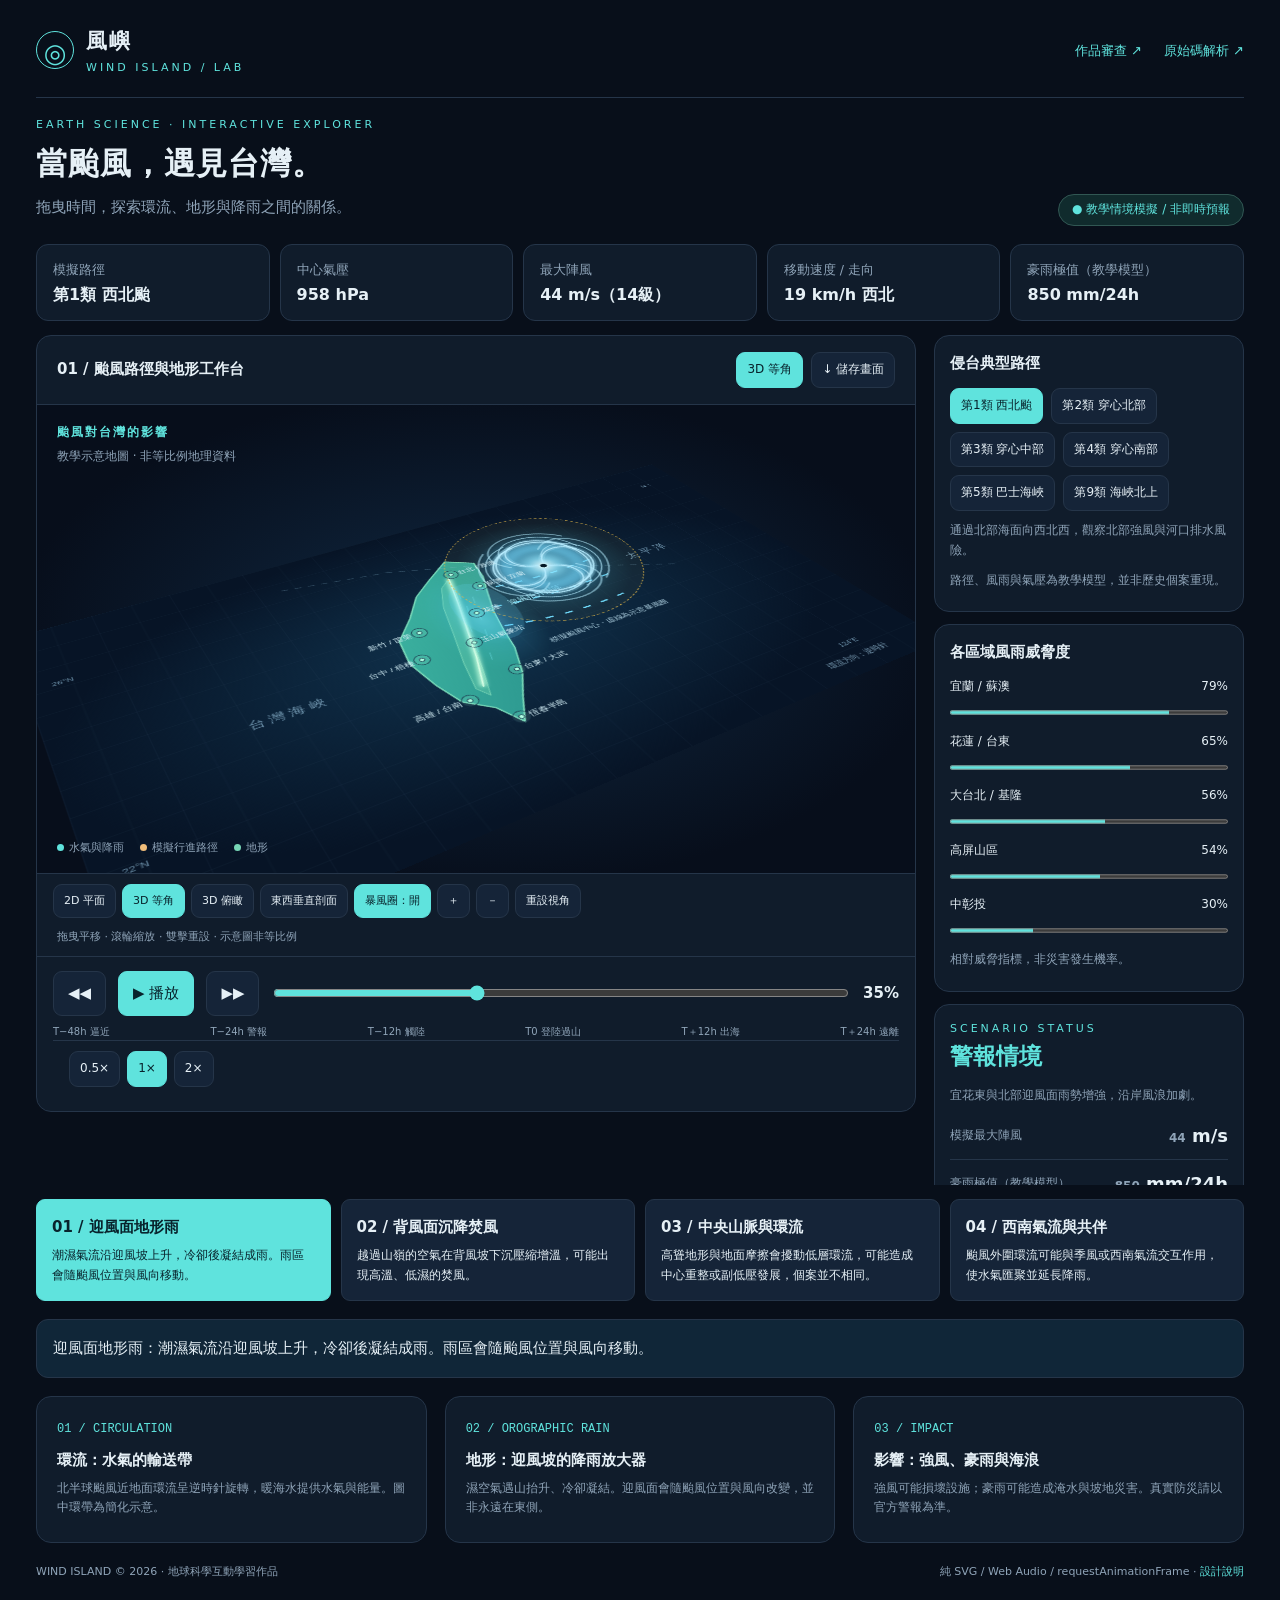
<file: index.html>
<!doctype html>
<html lang="zh-Hant"><head><meta charset="utf-8"><meta name="viewport" content="width=device-width,initial-scale=1"><title>風嶼 WIND ISLAND｜颱風互動工作台</title>
<style>
:root{color-scheme:dark;--bg:#080f1a;--panel:#101c2b;--line:#253549;--cyan:#5fe3dd;--text:#e6f0f6;--muted:#8fa4b8;--ease:cubic-bezier(.34,1.56,.64,1)}*{box-sizing:border-box}body{margin:0;background:var(--bg);color:var(--text);font:15px/1.65 system-ui,'Microsoft JhengHei',sans-serif}button,a,input{font:inherit}button,a{ -webkit-tap-highlight-color:transparent}button{cursor:pointer;border:1px solid var(--line);background:#152438;color:var(--text);border-radius:9px;padding:9px 14px;transition:transform .25s var(--ease),background .2s}button:hover{transform:scale(1.03);background:#243a51}button:active{transform:scale(.97)}button:focus-visible,a:focus-visible,input:focus-visible{outline:2px solid var(--cyan);outline-offset:4px}button[aria-pressed=true],.primary{background:#5fe3dd;color:#08232c;border-color:#5fe3dd}a{color:var(--cyan);text-decoration:none}.shell{max-width:1480px;margin:auto;padding:24px 36px}header{display:flex;align-items:center;justify-content:space-between;border-bottom:1px solid var(--line);padding-bottom:20px}.brand{display:flex;gap:12px;align-items:center}.logo{width:38px;height:38px;border:1px solid var(--cyan);border-radius:50%;display:grid;place-items:center;color:var(--cyan);font-size:26px}.brand b{font-size:21px;letter-spacing:2px}.eyebrow{color:var(--cyan);font-size:11px;letter-spacing:3px}nav{display:flex;gap:22px;font-size:13px}.intro{display:flex;justify-content:space-between;align-items:end;padding:26px 0 22px}h1{font-size:31px;letter-spacing:1px;margin:4px 0}p{margin:6px 0;color:var(--muted)}.badge{font-size:12px;color:var(--cyan);border:1px solid #315753;background:#102b2d;border-radius:30px;padding:5px 13px}.workspace{display:grid;grid-template-columns:minmax(0,1fr) 310px;gap:18px}.panel{background:var(--panel);border:1px solid var(--line);border-radius:15px;overflow:hidden}.panelhead{padding:16px 20px;display:flex;align-items:center;justify-content:space-between;border-bottom:1px solid var(--line)}h2{font-size:15px;margin:0}.small{font-size:12px;color:var(--muted)}.scene{position:relative;background:radial-gradient(ellipse at 50% 50%,#102943,#070e1b 75%);height:560px;overflow:hidden;perspective:1000px}.scene svg{width:100%;height:100%;display:block;transform:rotateX(23deg) rotateZ(-9deg) scale(.98);transition:transform .7s var(--ease)}.scene.flat svg{transform:rotateX(0) rotateZ(0) scale(1)}.overlay{position:absolute;inset:18px auto auto 20px;pointer-events:none}.overlay strong{display:block;font-size:12px;letter-spacing:2px;color:var(--cyan)}.legend{position:absolute;bottom:16px;left:20px;display:flex;gap:16px;font-size:11px;color:var(--muted)}.dot{display:inline-block;width:7px;height:7px;border-radius:50%;background:var(--cyan);margin-right:5px}.storm{transform-box:fill-box;transform-origin:center}.track{stroke-dasharray:8 8}.draw{stroke-dasharray:100;stroke-dashoffset:100;animation:draw .6s ease-out forwards}@keyframes draw{to{stroke-dashoffset:0}}@keyframes bounce{50%{transform:scale(1.2)}}.saved{animation:bounce .35s var(--ease)}.controls{padding:17px 20px;border-top:1px solid var(--line)}.transport{display:flex;gap:12px;align-items:center}.transport input{flex:1;min-width:30px;accent-color:var(--cyan)}.ticks{display:flex;justify-content:space-between;margin:7px 0 0 68px;color:var(--muted);font-size:11px}.side{display:grid;gap:15px}.side section{padding:19px}.side h2{margin-bottom:12px}.phase{font-size:23px;color:var(--cyan);font-weight:650}.metric{display:flex;justify-content:space-between;align-items:center;padding:9px 0;border-bottom:1px solid var(--line)}.metric:last-child{border:0}.metric span{color:var(--muted);font-size:12px}.metric b{font-size:18px}.switches{display:flex;gap:8px;flex-wrap:wrap}.switches button{font-size:12px;padding:7px 10px}.caption{font-size:12px;color:var(--muted);margin-top:10px}.cards{display:grid;grid-template-columns:repeat(3,1fr);gap:18px;margin-top:18px}.card{padding:18px 20px}.card .num{color:var(--cyan);font:12px monospace}.card h3{margin:8px 0 5px;font-size:15px}.card p{font-size:12px}footer{display:flex;justify-content:space-between;color:var(--muted);font-size:11px;padding-top:20px}#toast{position:fixed;bottom:28px;left:50%;transform:translateX(-50%);padding:10px 20px;background:#20504c;border:1px solid var(--cyan);border-radius:12px;opacity:0;pointer-events:none;transition:opacity .2s}#toast.show{opacity:1}.status{color:var(--cyan)}@media(max-width:900px){.shell{padding:18px}.workspace{grid-template-columns:1fr}.side{grid-template-columns:repeat(3,1fr)}.scene{height:420px}.intro .badge{display:none}}@media(max-width:620px){nav{gap:12px}.brand b{font-size:16px}.side,.cards{grid-template-columns:1fr}.intro{padding:18px 0}h1{font-size:25px}.scene{height:360px}.panelhead{padding:12px}.panelhead button{padding:7px;font-size:11px}footer{display:block}.transport button{padding:8px}.ticks{margin-left:0}}
@media(prefers-reduced-motion:reduce){*,*::before,*::after{animation:none!important;transition:none!important}.scene svg{transform:none}}
</style></head><body><div class="shell">
<header><div class="brand"><span class="logo">◎</span><div><b>風嶼</b><div class="eyebrow">WIND ISLAND / LAB</div></div></div><nav><a href="review.html">作品審查 ↗</a><a href="pointout.html">原始碼解析 ↗</a></nav></header>
<div class="intro"><div><div class="eyebrow">EARTH SCIENCE · INTERACTIVE EXPLORER</div><h1>當颱風，遇見台灣。</h1><p>拖曳時間，探索環流、地形與降雨之間的關係。</p></div><span class="badge">● 教學情境模擬 / 非即時預報</span></div>
<main><div class="workspace"><section class="panel"><div class="panelhead"><h2>01 / 颱風路徑與地形工作台</h2><div class="switches"><button id="view" aria-pressed="false">2D 俯視</button><button id="export">↓ 儲存畫面</button></div></div>
<div class="scene flat" id="scene"><div class="overlay"><strong>颱風對台灣的影響</strong><span class="small">教學示意地圖 · 非等比例地理資料</span></div>
<svg id="map" viewBox="0 0 900 520" xmlns="http://www.w3.org/2000/svg" role="img" aria-label="颱風從台灣東南方接近並通過台灣的教學示意圖">
<defs>
<pattern id="grid" width="45" height="40" patternUnits="userSpaceOnUse"><path d="M45 0H0V40" fill="none" stroke="#41617b" stroke-opacity=".24" stroke-width=".7"/></pattern>
<radialGradient id="ocean"><stop stop-color="#10334e"/><stop offset="1" stop-color="#071426"/></radialGradient>
<linearGradient id="land" x1="0" y1="0" x2="1" y2="1"><stop stop-color="#40b9a4"/><stop offset="1" stop-color="#268d89"/></linearGradient>
<radialGradient id="rain"><stop stop-color="#7ae5ff" stop-opacity=".48"/><stop offset=".5" stop-color="#53cfff" stop-opacity=".15"/><stop offset="1" stop-color="#57dedb" stop-opacity="0"/></radialGradient>
<radialGradient id="stormCore"><stop stop-color="#edfdff" stop-opacity=".95"/><stop offset=".22" stop-color="#8fe6ff" stop-opacity=".7"/><stop offset=".6" stop-color="#48b9e4" stop-opacity=".3"/><stop offset="1" stop-color="#48b9e4" stop-opacity="0"/></radialGradient>
<filter id="stormGlow" x="-100%" y="-100%" width="300%" height="300%"><feGaussianBlur stdDeviation="4"/></filter>
<filter id="ridgeGlow" x="-100%" y="-50%" width="300%" height="200%"><feGaussianBlur stdDeviation="3"/></filter>
</defs>
<rect width="900" height="520" fill="url(#ocean)"/><rect width="900" height="520" fill="url(#grid)"/>
<g fill="#6f94ad" font-family="sans-serif" font-size="10"><text x="30" y="475">120°E</text><text x="790" y="475">124°E</text><text x="25" y="115">26°N</text><text x="25" y="410">22°N</text><text x="180" y="285" font-size="17" letter-spacing="5">台灣海峽</text><text x="705" y="205" font-size="17" letter-spacing="5">太平洋</text></g>
<path id="island" d="M500 95L530 116 524 149 510 184 496 221 486 260 479 295 462 338 440 374 421 408 407 375 382 350 372 313 365 265 374 222 405 187 432 150 463 124Z" fill="url(#land)" stroke="#7cddbb" stroke-width="1.8"/>
<path d="M485 133L479 160 462 211 444 263 427 316 413 355 405 338 416 293 433 239 449 186 467 148Z" fill="#9cf4bd" fill-opacity=".2" stroke="#a4f4cb" stroke-opacity=".6" stroke-width="1"/>
<path d="M485 133L469 184 451 238 433 291 414 338" fill="none" stroke="#c4ffdf" stroke-width="6" filter="url(#ridgeGlow)"/>
<path d="M485 133L469 184 451 238 433 291 414 338" fill="none" stroke="#d8ffe5" stroke-width="1.8" stroke-linecap="round"/>
<g id="rainLayer"><ellipse cx="475" cy="228" rx="65" ry="110" fill="url(#rain)"/><g stroke="#6fe5ea" opacity=".6" stroke-linecap="round"><path d="M480 167l-4 12m14 4l-4 12m-12 2l-4 12m9 8l-4 12m-18 5l-4 12m15 3l-4 12m-20 10l-4 12m10 7l-4 12"/></g></g>
<g fill="#c7e3e7" font-family="sans-serif" font-size="12"><circle cx="492" cy="126" r="3" fill="#a4ffe6"/><text x="510" y="126">台北</text><circle cx="380" cy="265" r="3" fill="#a4ffe6"/><text x="350" y="264">台中</text><circle cx="390" cy="350" r="3" fill="#a4ffe6"/><text x="328" y="355">高雄</text><circle cx="477" cy="215" r="3" fill="#a4ffe6"/><text x="497" y="218">花蓮</text><text x="410" y="432" fill="#70a797" font-size="11">中央山脈 / 地形抬升</text></g>
<path id="route" d="M770 425 Q480 280 205 110" fill="none" stroke="#8bbbd4" stroke-opacity=".28" stroke-width="1.5" class="track"/>
<g id="stormPosition" transform="translate(600 330)">
<circle r="123" fill="#d8ac3c" fill-opacity=".045" stroke="#e2b749" stroke-opacity=".8" stroke-width="1.2" stroke-dasharray="4 3"/>
<circle r="110" fill="url(#rain)"/><circle r="84" fill="url(#stormCore)"/>
<g id="stormSpin" fill="none" stroke="#b7edff" stroke-linecap="round">
<circle r="47" stroke="#7addff" stroke-width="20" opacity=".5" filter="url(#stormGlow)"/>
<g transform="rotate(0)"><path d="M6-5C24-29 61-19 60 13C59 45 23 65-12 57C-43 50-62 24-58-7" stroke-width="8" opacity=".22"/><path d="M6-5C24-29 61-19 60 13C59 45 23 65-12 57C-43 50-62 24-58-7" stroke-width="2.2" opacity=".86"/><path d="M16-15C46-39 77-8 68 23C60 53 30 73-5 67" stroke-width="1.8" opacity=".65"/><path d="M29-29C68-45 90-6 77 29C69 50 48 70 25 76" stroke-width="2.5" opacity=".52"/></g><g transform="rotate(90)"><path d="M6-5C24-29 61-19 60 13C59 45 23 65-12 57C-43 50-62 24-58-7" stroke-width="8" opacity=".22"/><path d="M6-5C24-29 61-19 60 13C59 45 23 65-12 57C-43 50-62 24-58-7" stroke-width="2.2" opacity=".86"/><path d="M16-15C46-39 77-8 68 23C60 53 30 73-5 67" stroke-width="1.8" opacity=".65"/><path d="M29-29C68-45 90-6 77 29C69 50 48 70 25 76" stroke-width="2.5" opacity=".52"/></g><g transform="rotate(180)"><path d="M6-5C24-29 61-19 60 13C59 45 23 65-12 57C-43 50-62 24-58-7" stroke-width="8" opacity=".22"/><path d="M6-5C24-29 61-19 60 13C59 45 23 65-12 57C-43 50-62 24-58-7" stroke-width="2.2" opacity=".86"/><path d="M16-15C46-39 77-8 68 23C60 53 30 73-5 67" stroke-width="1.8" opacity=".65"/><path d="M29-29C68-45 90-6 77 29C69 50 48 70 25 76" stroke-width="2.5" opacity=".52"/></g><g transform="rotate(270)"><path d="M6-5C24-29 61-19 60 13C59 45 23 65-12 57C-43 50-62 24-58-7" stroke-width="8" opacity=".22"/><path d="M6-5C24-29 61-19 60 13C59 45 23 65-12 57C-43 50-62 24-58-7" stroke-width="2.2" opacity=".86"/><path d="M16-15C46-39 77-8 68 23C60 53 30 73-5 67" stroke-width="1.8" opacity=".65"/><path d="M29-29C68-45 90-6 77 29C69 50 48 70 25 76" stroke-width="2.5" opacity=".52"/></g></g>
<circle r="5" fill="#031725" stroke="#d5fbff" stroke-width="1.5"/>
<text y="143" text-anchor="middle" fill="#a7c9da" font-size="11">模擬颱風中心 · 虛線為示意暴風圈</text></g>
<g fill="#7799b0" font-family="sans-serif" font-size="11"><text x="841" y="54">N ↑</text><text x="750" y="498">環流方向：逆時針</text></g></svg>
<div class="legend"><span><i class="dot"></i>水氣與降雨</span><span><i class="dot" style="background:#efbc79"></i>模擬行進路徑</span><span><i class="dot" style="background:#77d6b6"></i>地形</span></div></div>
<div class="controls"><div class="transport"><button id="play" class="primary" aria-label="暫停動畫">Ⅱ 暫停</button><input id="time" aria-label="情境時間軸" type="range" min="0" max="100" step=".1" value="6"><b id="hour">T + 04 h</b></div><div class="ticks"><span>外海生成</span><span>接近東岸</span><span>通過台灣</span><span>遠離減弱</span></div></div></section>
<aside class="side"><section class="panel"><div class="eyebrow">SCENARIO STATUS</div><div class="phase" id="phase">接近東岸</div><p id="phaseText" class="caption">外圍環流輸送水氣，東側迎風坡降雨增加。</p><div class="metric"><span>模擬最大陣風</span><b><span id="wind">38</span> m/s</b></div><div class="metric"><span>豪雨極值（教學模型）</span><b><span id="rainValue">180</span> mm/24h</b></div><div class="metric"><span>動畫影格間隔</span><b id="fps">量測中</b></div><div class="caption">數值為課堂示意，並非觀測或預報。影格間隔不等於 CPU 計算時間。</div></section>
<section class="panel"><h2>探索圖層</h2><div class="switches"><button id="rainToggle" aria-pressed="true">降雨水氣</button><button id="routeToggle" aria-pressed="true">行進路徑</button></div><div class="caption">切換圖層，觀察不同原理。</div></section>
<section class="panel"><h2>體驗設定</h2><div class="switches"><button id="audio" aria-pressed="false">音效：關</button><button id="save" aria-pressed="false"><svg width="16" height="16" viewBox="0 0 24 24" aria-hidden="true"><path id="checkmark" pathLength="100" d="M4 12l5 5L20 6" fill="none" stroke="currentColor" stroke-width="2"/></svg> 收藏情境</button><button id="reset">↺ 重設</button></div><div class="caption">原生合成音效 · 無外部媒體<br>鍵盤 Tab 可操作所有控制項。</div></section></aside></div>
<div class="cards"><article class="panel card"><span class="num">01 / CIRCULATION</span><h3>環流：水氣的輸送帶</h3><p>北半球颱風近地面環流呈逆時針旋轉，暖海水提供水氣與能量。圖中環帶為簡化示意。</p></article><article class="panel card"><span class="num">02 / OROGRAPHIC RAIN</span><h3>地形：迎風坡的降雨放大器</h3><p>濕空氣遇山抬升、冷卻凝結。迎風面會隨颱風位置與風向改變，並非永遠在東側。</p></article><article class="panel card"><span class="num">03 / IMPACT</span><h3>影響：強風、豪雨與海浪</h3><p>強風可能損壞設施；豪雨可能造成淹水與坡地災害。真實防災請以官方警報為準。</p></article></div></main>
<footer><span>WIND ISLAND © 2026 · 地球科學互動學習作品</span><span>純 SVG / Web Audio / requestAnimationFrame · <a href="response.md">設計說明</a></span></footer></div><div id="toast" role="status"></div>
<script>
'use strict';
const $=id=>document.getElementById(id), reduced=matchMedia('(prefers-reduced-motion: reduce)').matches;
let playing=!reduced,t=6,last=0,spin=0,sound=false,ctx=null,frames=[],ui=0,toastTimer;
const phases=['外海生成','接近東岸','通過台灣','遠離減弱'];
const descriptions=['颱風在暖海面發展，環流逐漸組織。','外圍環流輸送水氣，東側迎風坡降雨增加。','環流與山脈交互作用，風向及迎風面隨位置改變。','中心遠離後風勢減弱，殘留水氣仍可能帶來降雨。'];
function tone(kind='click'){
 if(!sound)return;ctx??=new (window.AudioContext||window.webkitAudioContext)();ctx.resume();
 const start=ctx.currentTime;const frequencies=kind==='chord'?[523.25,659.25,783.99]:[kind==='snap'?880:620];
 frequencies.forEach(f=>{const osc=ctx.createOscillator(),gain=ctx.createGain();osc.type='sine';osc.frequency.setValueAtTime(f,start);gain.gain.setValueAtTime(0,start);gain.gain.linearRampToValueAtTime(.045/frequencies.length,start+.008);gain.gain.exponentialRampToValueAtTime(.0001,start+.1);osc.connect(gain);gain.connect(ctx.destination);osc.start(start);osc.stop(start+.12);osc.onended=()=>{osc.disconnect();gain.disconnect()}});
}
function toast(message){$('toast').textContent=message;$('toast').classList.add('show');clearTimeout(toastTimer);toastTimer=setTimeout(()=>$('toast').classList.remove('show'),2400)}
function render(){const p=t/100,u=1-p;const x=u*u*770+2*u*p*480+p*p*205,y=u*u*425+2*u*p*280+p*p*110;
 $('stormPosition').setAttribute('transform',`translate(${x} ${y})`);$('stormSpin').style.transform=`rotate(${spin}deg)`;
 $('time').value=t;const phase=Math.min(3,Math.floor(t/25));$('phase').textContent=phases[phase];$('phaseText').textContent=descriptions[phase];$('hour').textContent=`T + ${String(Math.round(t*.72)).padStart(2,'0')} h`;
 $('wind').textContent=Math.round(25+20*Math.sin(p*Math.PI));$('rainValue').textContent=Math.round(600*p*p);$('rainLayer').style.opacity=String(.3+.7*Math.sin(p*Math.PI));
}
function playState(){ $('play').textContent=playing?'Ⅱ 暫停':'▶ 播放';$('play').setAttribute('aria-label',playing?'暫停動畫':'播放動畫') }
function frame(now){const dt=last?now-last:16.67;last=now;if(dt<100){frames.push(dt);if(frames.length>90)frames.shift()}
 if(playing&&document.visibilityState==='visible'){t+=Math.min(dt,50)*.0018;if(t>100)t=0;spin-=Math.min(dt,50)*.018;render()}
 if(now-ui>800){ui=now;if(frames.length)$('fps').textContent=(frames.reduce((a,b)=>a+b,0)/frames.length).toFixed(1)+' ms'}requestAnimationFrame(frame)}
$('play').onclick=()=>{playing=!playing;tone();playState()};
$('time').oninput=()=>{playing=false;t=Number($('time').value);render();playState()};$('time').onchange=()=>tone('snap');
$('view').onclick=()=>{const flat=$('scene').classList.toggle('flat');$('view').textContent=flat?'2D 俯視':'3D 透視';$('view').setAttribute('aria-pressed',String(!flat));tone('snap')};
[['rainToggle','rainLayer'],['routeToggle','route']].forEach(([button,layer])=>{$(button).onclick=()=>{const enabled=$(button).getAttribute('aria-pressed')!=='true';$(button).setAttribute('aria-pressed',String(enabled));$(layer).style.display=enabled?'':'none';tone()}});
$('audio').onclick=()=>{sound=!sound;$('audio').textContent='音效：'+(sound?'開':'關');$('audio').setAttribute('aria-pressed',String(sound));tone('snap')};
$('save').onclick=()=>{const data={time:t,savedAt:new Date().toISOString()};try{localStorage.setItem('wind-island',JSON.stringify(data));$('save').setAttribute('aria-pressed','true');$('checkmark').classList.remove('draw');requestAnimationFrame(()=>$('checkmark').classList.add('draw'));$('save').classList.remove('saved');requestAnimationFrame(()=>$('save').classList.add('saved'));tone('chord');toast('已收藏目前情境，下次開啟自動恢復')}catch{toast('瀏覽器未允許儲存，請使用一般分頁')}};
$('reset').onclick=()=>{t=0;spin=0;playing=false;render();playState();tone('snap')};
$('export').onclick=async()=>{tone('shutter');const copy=$('map').cloneNode(true);copy.setAttribute('width','1440');copy.setAttribute('height','832');const blob=new Blob([new XMLSerializer().serializeToString(copy)],{type:'image/svg+xml;charset=utf-8'}),url=URL.createObjectURL(blob);try{const img=new Image();img.src=url;await img.decode();const c=document.createElement('canvas');c.width=1440;c.height=832;c.getContext('2d').drawImage(img,0,0,1440,832);const png=await new Promise(resolve=>c.toBlob(resolve,'image/png'));if(!png)throw Error('export');const link=document.createElement('a'),downloadUrl=URL.createObjectURL(png);link.href=downloadUrl;link.download='風嶼-情境畫面.png';link.click();setTimeout(()=>URL.revokeObjectURL(downloadUrl),3000);toast('已匯出情境 PNG；全螢幕作業截圖請見作業包')}catch{toast('匯出失敗，請用瀏覽器截圖功能')}finally{URL.revokeObjectURL(url)}};
try{const saved=JSON.parse(localStorage.getItem('wind-island'));if(saved&&Number.isFinite(saved.time)){t=Math.max(0,Math.min(100,saved.time));$('save').setAttribute('aria-pressed','true')}}catch{}
document.addEventListener('visibilitychange',()=>{last=0;frames=[]});render();playState();requestAnimationFrame(frame);
</script><script>
(() => {
'use strict';
const style=document.createElement('style');style.textContent=`
.worktools{display:flex;gap:7px;flex-wrap:wrap;padding:12px 20px;border-top:1px solid var(--line)}.worktools button{padding:7px 10px;font-size:12px}.scene{touch-action:none;cursor:grab}.scene:active{cursor:grabbing}.scene svg{transform-origin:50% 50%}.telemetry{display:grid;grid-template-columns:repeat(4,1fr);gap:10px;margin:0 0 18px}.telemetry>div{padding:12px 16px;background:var(--panel);border:1px solid var(--line);border-radius:12px}.telemetry b{display:block;font-size:19px}.telemetry small{color:var(--muted)}.principles{display:grid;grid-template-columns:repeat(4,1fr);gap:10px;margin:18px 0}.principles button{text-align:left;padding:15px}.principles span{display:block;font-size:12px;margin-top:6px}.threat{margin:10px 0}.threat label{display:flex;justify-content:space-between;font-size:12px}.threat progress{width:100%;height:9px;accent-color:#5fe3dd}.checklist label{display:block;font-size:12px;margin:12px 0}.checklist input{accent-color:var(--cyan)}dialog{width:min(1000px,94vw);max-height:90vh;overflow:auto;background:#101c2b;color:var(--text);border:1px solid #436278;border-radius:16px;padding:22px}dialog::backdrop{background:#030813dc}dialog svg{width:100%;height:auto}dialog .close{float:right}.principle-detail{padding:16px;border:1px solid var(--line);border-radius:12px;background:#102638;margin-bottom:16px}.maphint{font-size:11px;color:var(--muted);padding:0 20px 10px}.dangeroff #stormPosition>circle:first-child{display:none}.view-controls{display:flex;gap:6px;flex-wrap:wrap}.view-controls button{font-size:11px}.side{align-content:start}.scene .overlay{z-index:1}.phase-alert{fill:#a8edff;font:12px sans-serif}.complete-note{color:var(--cyan);font-size:12px}.toolbar-help{font-size:12px;color:var(--muted)}@media(max-width:900px){.side{grid-template-columns:1fr}.principles{grid-template-columns:1fr 1fr}}@media(max-width:620px){.telemetry{grid-template-columns:1fr 1fr}.principles{grid-template-columns:1fr}.transport{flex-wrap:wrap}.transport input{min-width:130px}.scene{height:390px}}
`;document.head.append(style);
const pathways=[
 {id:1,name:'西北颱',points:[770,430,610,170,380,80],bias:[.95,.75,.9,.4,.3]},
 {id:2,name:'穿心北部',points:[800,300,500,160,170,120],bias:[1,.8,1,.5,.45]},
 {id:3,name:'穿心中部',points:[800,350,450,230,160,210],bias:[.7,1,.6,.9,.55]},
 {id:4,name:'穿心南部',points:[790,440,435,340,130,290],bias:[.5,.9,.4,1,.8]},
 {id:5,name:'巴士海峽',points:[820,480,450,460,100,420],bias:[.45,.7,.3,.85,.4]},
 {id:9,name:'海峽北上',points:[280,500,320,250,390,40],bias:[.6,.5,.9,1,.85]}
];
let selected=2,speed=1,viewMode='flat',zoom=1,panX=0,panY=0,drag=null,principle=0;
const principles=[
 ['迎風面地形雨','潮濕氣流沿迎風坡上升，冷卻後凝結成雨。雨區會隨颱風位置與風向移動。'],
 ['背風面沉降焚風','越過山嶺的空氣在背風坡下沉壓縮增溫，可能出現高溫、低濕的焚風。'],
 ['中央山脈與環流','高聳地形與地面摩擦會擾動低層環流，可能造成中心重整或副低壓發展，個案並不相同。'],
 ['西南氣流與共伴','颱風外圍環流可能與季風或西南氣流交互作用，使水氣匯聚並延長降雨。']
];
document.querySelector('.workspace').insertAdjacentHTML('beforebegin',`<div class="telemetry" aria-live="off"><div><small>模擬路徑</small><b id="scenarioName"></b></div><div><small>中心氣壓</small><b id="pressure"></b></div><div><small>最大陣風</small><b id="gust"></b></div><div><small>移動速度 / 走向</small><b id="motion"></b></div></div>`);
document.querySelector('.workspace').insertAdjacentHTML('afterend',`<div class="principles" role="group" aria-label="氣象四大原理">${principles.map((p,i)=>`<button data-principle="${i}" aria-pressed="${i===0}"><b>0${i+1} / ${p[0]}</b><span>${p[1]}</span></button>`).join('')}</div><div id="principleDetail" class="principle-detail" role="status"></div>`);
document.querySelector('.side').insertAdjacentHTML('afterbegin',`<section class="panel"><h2>侵台典型路徑</h2><div class="switches" id="pathways">${pathways.map((p,i)=>`<button data-path="${i}" aria-pressed="${i===selected}">第${p.id}類 ${p.name}</button>`).join('')}</div><p class="caption">路徑、風雨與氣壓為教學模型，並非歷史個案重現。</p></section><section class="panel"><h2>各區域風雨威脅度</h2>${['宜蘭 / 蘇澳','花蓮 / 台東','大台北 / 基隆','高屏山區','中彰投'].map((n,i)=>`<div class="threat"><label for="threat${i}">${n}<span id="threatText${i}"></span></label><progress id="threat${i}" max="100" value="0"></progress></div>`).join('')}<p class="caption">相對威脅指標，非災害發生機率。</p></section>`);
document.querySelector('.side').insertAdjacentHTML('beforeend',`<section class="panel checklist"><h2>防災原理自主檢核</h2>${['辨識迎風坡降雨集中區','理解背風坡沉降增溫','觀察山脈對環流的擾動'].map((x,i)=>`<label><input type="checkbox" data-check="${i}"> ${x}</label>`).join('')}<button id="completeLearning">完成學習</button><p id="learningStatus" class="complete-note" role="status"></p></section>`);
document.querySelector('.controls').insertAdjacentHTML('beforebegin',`<div class="worktools view-controls" aria-label="地圖視角"><button data-view="flat" aria-pressed="true">2D 平面</button><button data-view="iso" aria-pressed="false">3D 等角</button><button data-view="perspective" aria-pressed="false">3D 俯瞰</button><button id="crossOpen">東西垂直剖面</button><button id="danger" aria-pressed="true">暴風圈：開</button><button id="zoomIn" aria-label="放大地圖">＋</button><button id="zoomOut" aria-label="縮小地圖">－</button><button id="cameraReset">重設視角</button></div><div class="maphint">拖曳平移 · 滾輪縮放 · 雙擊重設 · 示意圖非等比例</div>`);
$('play').insertAdjacentHTML('beforebegin','<button id="rewind" aria-label="倒退五小時">−5h</button>');
$('play').insertAdjacentHTML('afterend','<button id="forward" aria-label="前進五小時">＋5h</button>');
document.querySelector('.controls').insertAdjacentHTML('beforeend',`<div class="worktools" aria-label="播放倍速">${[.5,1,2,4].map(x=>`<button data-speed="${x}" aria-pressed="${x===1}">${x}×</button>`).join('')}</div>`);
document.querySelector('.ticks').innerHTML='<span>T−48h 逼近</span><span>T−24h 警報情境</span><span>T0 登陸情境</span><span>T＋24h 遠離</span>';
document.body.insertAdjacentHTML('beforeend',`<dialog id="crossSection" aria-labelledby="crossTitle"><button class="close" id="crossClose" aria-label="關閉剖面視窗">✕</button><h2 id="crossTitle">台灣東西向地形垂直剖面</h2><p>概念示意：由東側濕氣流入，觀察抬升凝結與背風沉降。</p><svg viewBox="0 0 900 360" role="img" aria-label="中央山脈迎風抬升與背風焚風剖面"><defs><linearGradient id="profileLand" x2="0" y2="1"><stop stop-color="#72e7ad"/><stop offset="1" stop-color="#164d51"/></linearGradient><marker id="arrowBlue" viewBox="0 0 10 10" refX="8" refY="5" markerWidth="6" markerHeight="6" orient="auto-start-reverse"><path d="M0 0L10 5L0 10" fill="#7bdfff"/></marker></defs><rect width="900" height="360" fill="#0a1829"/><g stroke="#324357" stroke-dasharray="4 5"><path d="M60 290H850M60 230H850M60 170H850M60 110H850"/></g><path d="M60 290L180 280 280 260 390 175 480 75 545 185 600 225 660 200 735 275 850 290Z" fill="url(#profileLand)" stroke="#a1e7ba"/><path d="M840 250Q650 240 500 65" fill="none" stroke="#7bdfff" stroke-width="5" marker-end="url(#arrowBlue)"/><path d="M460 70Q330 190 120 240" fill="none" stroke="#ffb46d" stroke-width="5" marker-end="url(#arrowBlue)"/><g fill="#e5f5ff" font-size="15"><text x="65" y="325">西側 / 台灣海峽</text><text x="690" y="325">東側 / 太平洋</text><text x="435" y="48">中央山脈</text><text x="575" y="100">濕空氣抬升、冷卻凝結</text><text x="100" y="110">乾空氣下沉、壓縮增溫</text><text x="100" y="140">乾絕熱約 1°C / 100m</text><text x="575" y="130">濕絕熱冷卻率依狀態改變</text><text x="18" y="290">0m</text><text x="8" y="110">高山</text></g><g stroke="#87dbff" stroke-width="3"><path d="M565 156l-5 15m22-2l-5 15m22-1l-5 15m22-1l-5 15"/></g></svg><div class="principles"><div><h3>迎風面地形雨</h3><p>${principles[0][1]}</p></div><div><h3>背風面焚風</h3><p>${principles[1][1]}</p></div></div><p class="caption">此剖面用來解釋機制；實際風向、濕度、山高與溫度需依觀測判斷。</p></dialog>`);
// Reference behavior is modeled independently of the retained map artwork.
const anchors={
1:[[820,460],[700,360],[550,220],[420,140],[260,90]],
2:[[830,420],[680,350],[510,240],[380,200],[190,170]],
3:[[830,470],[670,430],[490,400],[350,390],[160,370]],
4:[[820,620],[660,610],[470,620],[340,630],[180,640]],
5:[[820,770],[660,780],[470,800],[330,810],[160,820]],
9:[[350,820],[340,640],[335,460],[345,280],[370,90]]};
const routeNotes=[
'通過北部海面向西北西，觀察北部強風與河口排水風險。',
'橫越北部陸地，觀察宜蘭、花蓮與基隆的風雨變化。',
'橫越中部山區，觀察環流重整與海峽副低壓。',
'通過南部陸地，觀察花東、高屏與恆春半島。',
'通過南方巴士海峽，觀察南部及東部的外圍環流。',
'沿台灣海峽北上，觀察西南氣流對中南部的影響。'];
const model=(p)=>{
 const pressure=Math.round(p<.3?940+p*20:p<.65?955+(p-.3)*60:975+(p-.65)*25);
 const wind=Math.round(p<.3?51-p*10:p<.65?46-(p-.3)*45:30-(p-.65)*20);
 const rain=Math.round(p<.3?300+p*1500:p<.65?750+(p-.3)*2000:1400-(p-.65)*1200);
 return {pressure,wind,rain};
};
function coordinate(id,p){const points=anchors[id],v=Math.min(4,Math.max(0,p*4)),i=Math.min(3,Math.floor(v)),f=v-i;return{x:points[i][0]+(points[i+1][0]-points[i][0])*f,y:points[i][1]+(points[i+1][1]-points[i][1])*f}}
function mapPoint(pos){return{x:pos.x*.8+90,y:pos.y*.5+12.5}}
function threats(pos,p){const distance=(x,y)=>Math.hypot(pos.x-x,pos.y-y),clamp=(v,min,max)=>Math.min(max,Math.max(min,Math.round(v)));return [clamp(110-distance(525,260)*.25,15,100),clamp(105-distance(535,450)*.22,20,100),clamp(100-distance(485,205)*.24,10,100),clamp((p>.5?90:35)+100-distance(430,650)*.2,25,100),clamp(30+(p>.4&&p<.7?40:0),10,75)]}
function beaufort(v){return v>=51?'16–17':v>=46.2?'15':v>=41.5?'14':v>=37?'13':v>=32.7?'12':v>=28.5?'11':v>=24.5?'10':v>=20.8?'9':'8以下'}
const stages=[['遠海逼近','東方遠海的颱風逐漸接近，海面可能先出現長浪。'],['警報情境','宜花東與北部迎風面雨勢增強，沿岸風浪加劇。'],['登陸過山情境','山脈擾動低層環流，迎風面強降雨，背風側可能出現焚風。'],['出海與西南氣流','中心進入海峽，西南水氣可能持續影響中南部山區。'],['遠離減弱','中心遠離後風雨逐漸減弱，仍須留意殘留水氣。']];
const extraStyle=document.createElement('style');extraStyle.textContent=`
.workspace{align-items:start}.workspace>section{align-self:start;height:auto;min-height:0}.workspace>.side{align-self:start;min-height:0}.scene{height:clamp(350px,52vh,560px)}.side{max-height:850px;overflow:auto;scrollbar-width:thin;scrollbar-color:#345065 transparent;grid-template-columns:1fr;gap:12px}.side section{padding:15px}.intro{padding:18px 0}.telemetry{grid-template-columns:repeat(5,minmax(0,1fr));margin-bottom:14px}.telemetry b{font-size:16px}.worktools{padding:10px 16px}.controls{padding:14px 16px}.ticks{margin:8px 0 0;gap:8px}.ticks span{font-size:10px}.audio-state{font-size:11px;line-height:1.5;color:var(--muted);margin-top:8px}.audio-bars{display:inline-flex;gap:2px;margin-right:6px;height:14px;align-items:center}.audio-bars i{width:2px;height:4px;background:currentColor}.audio-running .audio-bars i{animation:audioWave .65s ease-in-out infinite alternate}.audio-running .audio-bars i:nth-child(2){animation-delay:.2s}.audio-running .audio-bars i:nth-child(3){animation-delay:.4s}@keyframes audioWave{to{height:14px}}.flash-feedback{position:fixed;inset:0;background:white;pointer-events:none;z-index:1000;opacity:0}.flash-feedback.active{animation:flashFeedback .35s ease-out}@keyframes flashFeedback{from{opacity:.65}to{opacity:0}}.flow-vector{fill:none;stroke-width:2.5;stroke-dasharray:10 15;animation:flowVector 1.6s linear infinite}@keyframes flowVector{to{stroke-dashoffset:-50}}.station-hit{cursor:pointer;outline:none}.station-hit:focus circle,.station-hit:hover circle{stroke:white;stroke-width:3}.station-hit text{font:11px sans-serif;fill:#d2edf5}.station-hit circle{fill:#afffe2;stroke:#19364b;stroke-width:1}.mini-profile{width:100%;text-align:left}.mini-profile svg{width:100%;height:80px;display:block}.station-list{display:flex;flex-wrap:wrap;gap:5px}.station-list button{padding:5px 8px;font-size:11px}#stationDialog{max-width:540px}#stationDialog p{color:#c4d6e2}.scene .overlay{pointer-events:none}.side .panel{flex-shrink:0}#learningStatus:empty{display:none}.principles{margin-top:14px}.checklist label{cursor:pointer}.side:focus-visible{outline:2px solid var(--cyan)}@media(max-width:900px){.side{max-height:none;overflow:visible}.telemetry{grid-template-columns:repeat(3,minmax(0,1fr))}}@media(max-width:620px){.telemetry{grid-template-columns:repeat(2,minmax(0,1fr))}.scene{height:360px}.ticks{flex-wrap:wrap}.telemetry>div{padding:10px}.transport b{font-size:12px}.shell{padding:14px}}`;
document.head.append(extraStyle);
document.querySelector('.side').tabIndex=0;document.querySelector('.side').setAttribute('aria-label','工作台設定與資料，可捲動');
document.querySelector('.telemetry').insertAdjacentHTML('beforeend','<div><small>豪雨極值（教學模型）</small><b id="rainExtreme"></b></div>');
$('pathways').insertAdjacentHTML('afterend','<p id="routeNote" class="caption"></p>');
document.querySelector('.caption').textContent='各項數值為情境模擬，並非實際警報或預報。';
document.querySelector('.ticks').innerHTML=['T−48h 逼近','T−24h 警報','T−12h 觸陸','T0 登陸過山','T＋12h 出海','T＋24h 遠離'].map(x=>'<span>'+x+'</span>').join('');
$('rewind').textContent='◀◀';$('forward').textContent='▶▶';$('rewind').setAttribute('aria-label','倒退一格（5%）');$('forward').setAttribute('aria-label','前進一格（5%）');
document.querySelector('[data-speed="4"]')?.remove();
$('audio').insertAdjacentHTML('afterend','<p class="audio-state" id="audioState" role="status">操作任一按鈕後啟用風聲與按鍵音效；可隨時關閉。</p>');
document.querySelector('.side').insertAdjacentHTML('beforeend','<section class="panel"><button id="miniCross" class="mini-profile"><b>中央山脈垂直效應觀測 ↗</b><svg viewBox="0 0 260 80" aria-hidden="true"><path d="M0 70L60 65 100 42 140 8 170 42 210 67 260 70" fill="#21535c" stroke="#96edc8"/><path d="M250 55Q200 55 150 12M135 12Q85 55 10 60" fill="none" stroke="#72cfff" stroke-dasharray="5 4"/></svg><span class="caption">開啟地形雨與焚風剖面</span></button></section>');
document.body.insertAdjacentHTML('beforeend','<div class="flash-feedback" id="captureFlash" aria-hidden="true"></div><dialog id="stationDialog" aria-labelledby="stationTitle"><button id="stationClose" class="close" aria-label="關閉測站資訊">✕</button><h2 id="stationTitle"></h2><p id="stationInfo"></p></dialog>');
// Discrete cues and continuous low-frequency ambience share one audio context.
let windOsc=null,windFilter=null,windGain=null,audioReady=false,windRatio=.7;
sound=true;
function audioStatus(){const running=sound&&ctx?.state==='running';$('audio').innerHTML='<span class="audio-bars" aria-hidden="true"><i></i><i></i><i></i></span>音效：'+(sound?'開':'關');$('audio').setAttribute('aria-pressed',String(sound));$('audio').classList.toggle('audio-running',running);$('audioState').textContent=!sound?'音效已關閉':running?'環境風聲與按鍵音效已啟用':'操作任一按鈕後啟用風聲與按鍵音效';$('audioState').dataset.context=ctx?.state||'not-started';$('audioState').dataset.ambient=String(!!windOsc&&running)}
function windVolume(){if(!windGain)return;windGain.gain.setTargetAtTime(sound&&document.visibilityState==='visible'?.02+windRatio*.06:0,ctx.currentTime,.1)}
function startAudio(){if(!sound)return;try{if(!ctx){const AC=window.AudioContext||window.webkitAudioContext;if(!AC)throw Error('Audio unavailable');ctx=new AC()}
if(!audioReady){windOsc=ctx.createOscillator();windOsc.type='triangle';windOsc.frequency.value=65;windFilter=ctx.createBiquadFilter();windFilter.type='lowpass';windFilter.frequency.value=180;windGain=ctx.createGain();windGain.gain.value=0;windOsc.connect(windFilter);windFilter.connect(windGain);windGain.connect(ctx.destination);windOsc.start();audioReady=true;ctx.addEventListener('statechange',audioStatus)}
ctx.resume().then(()=>{windVolume();audioStatus()}).catch(()=>{$('audioState').textContent='瀏覽器尚未允許播放，請再按一次音效按鈕。'});windVolume();audioStatus();return ctx}catch{sound=false;audioStatus();$('audioState').textContent='此瀏覽器無法啟用 Web Audio 音效';return null}}
function note(type,from,to,offset,duration,volume){const c=startAudio();if(!c)return;const osc=c.createOscillator(),gain=c.createGain(),when=c.currentTime+offset;osc.type=type;osc.frequency.setValueAtTime(from,when);if(to!==from)osc.frequency.exponentialRampToValueAtTime(to,when+duration);gain.gain.setValueAtTime(volume,when);gain.gain.exponentialRampToValueAtTime(.001,when+duration);osc.connect(gain);gain.connect(c.destination);osc.start(when);osc.stop(when+duration+.01);osc.onended=()=>{osc.disconnect();gain.disconnect()}}
tone=function(kind='click'){if(!sound)return;if(kind==='chord'){[523.25,659.25,783.99,1046.5].forEach((f,i)=>note('sine',f,f,i*.07,.35,.12))}else if(kind==='snap'){note('triangle',320,80,0,.06,.25)}else if(kind==='shutter'){note('square',800,150,0,.03,.15);note('sine',600,80,.05,.04,.2)}else{note('sine',1400,400,0,.04,.18)}$('audioState').dataset.lastCue=kind};
document.addEventListener('pointerdown',()=>startAudio(),{once:true});document.addEventListener('keydown',()=>startAudio(),{once:true});
$('audio').onclick=()=>{sound=!sound;if(sound){startAudio();tone()}else windVolume();audioStatus()};
document.addEventListener('visibilitychange',()=>{windVolume();if(document.visibilityState==='visible'&&sound&&ctx)ctx.resume().catch(()=>{});audioStatus()});
const svgNS='http://www.w3.org/2000/svg',effect=document.createElementNS(svgNS,'g');effect.id='principleEffect';
effect.innerHTML=`<g id="orographicEffect"><path class="flow-vector" d="M660 180Q570 190 494 170M660 220Q565 230 485 210M650 265Q560 275 480 250" stroke="#68d7ff"/><ellipse cx="489" cy="215" rx="35" ry="63" fill="#67d5ff" opacity=".18"/><text class="phase-alert" x="520" y="220">迎風抬升雨區</text></g><g id="foehnEffect"><path class="flow-vector" d="M460 220Q430 255 398 275M458 240Q480 290 460 340" stroke="#ff9859"/><ellipse cx="455" cy="330" rx="25" ry="32" fill="#ff8951" opacity=".2"/><text class="phase-alert" x="480" y="340">沉降增溫示意</text></g><g id="secondaryEffect"><circle cx="365" cy="250" r="18" fill="none" stroke="#f4c275" stroke-width="2" stroke-dasharray="4 3"/><text class="phase-alert" x="260" y="285">副低壓中心示意</text></g><g id="surgeEffect"><path class="flow-vector" d="M250 440Q320 365 400 330M300 455Q370 365 430 310" stroke="#6aefbd"/><text class="phase-alert" x="200" y="410">西南水氣輸送</text></g>`;
$('map').insertBefore(effect,$('stormPosition'));effect.style.pointerEvents='none';$('stormPosition').style.pointerEvents='none';$('rainLayer').style.pointerEvents='none';$('route').style.pointerEvents='none';
const stationData=[
['台北 / 基隆',492,126,'盆地與河口地形會影響局地風雨。西北側強風與河口排水狀況是此區重要的防災觀察項目。'],
['蘇澳 / 宜蘭',510,166,'東北部迎風位置常承受強風及地形雨，需同時留意沿岸風浪與山區降雨。'],
['新竹 / 苗栗',401,218,'在特定風向下可能位於背風側；氣流翻山下沉時，需觀察氣溫與相對濕度。'],
['台中 / 梧棲',380,265,'西部平原與沿岸風雨會隨中心位置改變，中央山脈遮蔽效果並非固定不變。'],
['花蓮',477,215,'東部山脈迎風時有地形抬升降雨；颱風中心登陸也會使風向與降雨分布改變。'],
['玉山氣象站',445,265,'高山氣象站可觀察山區強風與水氣變化。玉山主峰標高 3952 公尺，與測站高度並不相同。'],
['高雄 / 台南',390,352,'颱風出海後引入的西南氣流仍可能造成持續降雨，尤其須留意山區與河川上游。'],
['台東 / 大武',460,330,'當氣流越山後向東側下沉，台東、大武可能出現乾熱焚風。是否發生須依實際風向與觀測判斷。'],
['恆春半島',422,400,'南端地形與周邊海面風浪使此區容易受到南方近海颱風影響，需留意沿岸與低窪地區。']];
// Replace only city marker labels; retain island geometry, ridge and storm artwork.
const oldMarkers=$('rainLayer').nextElementSibling;if(oldMarkers?.tagName.toLowerCase()==='g')oldMarkers.style.display='none';
const markerGroup=document.createElementNS(svgNS,'g');markerGroup.id='stationMarkers';
stationData.forEach(([name,x,y,info],i)=>{const g=document.createElementNS(svgNS,'g');g.setAttribute('class','station-hit');g.setAttribute('role','button');g.setAttribute('tabindex','0');g.setAttribute('aria-label',name+'測站資訊');g.setAttribute('transform',`translate(${x} ${y})`);const west=[2,3,6].includes(i);g.innerHTML=`<circle r="9" fill-opacity=".12"/><circle r="3"/><text x="${west?-10:9}" y="4" text-anchor="${west?'end':'start'}">${name}</text>`;g.onclick=e=>{e.stopPropagation();showStation(i)};g.onkeydown=e=>{if(e.key==='Enter'||e.key===' '){e.preventDefault();showStation(i)}};g.onpointerdown=e=>e.stopPropagation();markerGroup.append(g)});$('map').append(markerGroup);
document.querySelector('.side').insertAdjacentHTML('beforeend',`<section class="panel"><h2>測站資訊</h2><div class="station-list">${stationData.map((s,i)=>`<button data-station="${i}">${s[0]}</button>`).join('')}</div></section>`);
function showStation(i){$('stationTitle').textContent=stationData[i][0];$('stationInfo').textContent=stationData[i][3];$('stationDialog').showModal();tone()}
document.querySelectorAll('[data-station]').forEach(b=>b.onclick=()=>showStation(+b.dataset.station));$('stationClose').onclick=()=>{$('stationDialog').close();tone('snap')};
function camera(){const tilt=viewMode==='flat'?'':viewMode==='iso'?'rotateX(55deg) rotateZ(-30deg)':'rotateX(68deg) rotateZ(-18deg)';$('map').style.transform=`translate(${panX}px,${panY}px) ${tilt} scale(${zoom})`;document.querySelectorAll('[data-view]').forEach(b=>b.setAttribute('aria-pressed',String(b.dataset.view===viewMode)));$('view').textContent={flat:'2D 俯視',iso:'3D 等角',perspective:'3D 俯瞰'}[viewMode];$('view').setAttribute('aria-pressed',String(viewMode!=='flat'))}
function pathState(){document.querySelectorAll('[data-path]').forEach(b=>b.setAttribute('aria-pressed',String(+b.dataset.path===selected)));$('routeNote').textContent=routeNotes[selected]}
function selectPrinciple(i,jump=true){principle=i;document.querySelectorAll('[data-principle]').forEach(b=>b.setAttribute('aria-pressed',String(+b.dataset.principle===i)));$('principleDetail').textContent=principles[i].join('：');if(jump){selected=[1,0,2,5][i];t=[42,52,55,68][i];pathState();render();tone()}}
const oldRender=render;
render=function(){oldRender();const p=t/100,id=pathways[selected].id,pos=coordinate(id,p),mapped=mapPoint(pos),values=model(p);$('stormPosition').setAttribute('transform',`translate(${mapped.x} ${mapped.y})`);$('route').setAttribute('d',anchors[id].map((v,i)=>{const q=mapPoint({x:v[0],y:v[1]});return(i?'L':'M')+q.x+' '+q.y}).join(' '));$('hour').textContent=Math.round(t)+'%';$('scenarioName').textContent=`第${id}類 ${pathways[selected].name}`;$('pressure').textContent=values.pressure+' hPa';$('gust').textContent=values.wind+' m/s（'+beaufort(values.wind)+'級）';$('rainExtreme').textContent=values.rain.toLocaleString()+' mm/24h';$('motion').textContent=id===9?'19 km/h 北行':'19 km/h 西北';$('wind').textContent=values.wind;$('rainValue').textContent=values.rain;threats(pos,p).forEach((value,i)=>{$('threat'+i).value=value;$('threatText'+i).textContent=value+'%'});const phase=Math.min(4,Math.floor(p*5));$('phase').textContent=stages[phase][0];$('phaseText').textContent=stages[phase][1];windRatio=values.wind/60;windVolume();
 $('orographicEffect').style.opacity=String(principle===0?1:principle===1?.3:principle===2?.2:p>.5?1:.2);$('foehnEffect').style.opacity=String(principle===1?(p>.3&&p<.7?1:.4):0);$('secondaryEffect').style.opacity=String(principle===2&&p>.4&&p<.75?1:0);$('surgeEffect').style.opacity=String(principle===3?(p>.5?1:.2):0);
};
frame=function(now){const dt=last?Math.min(now-last,100):0;last=now;if(playing&&document.visibilityState==='visible'){t+=dt*.008*speed;if(t>100)t=0;render()}if(!reduced){spin-=Math.min(dt,50)*.018;$('stormSpin').style.transform=`rotate(${spin}deg)`}if(now-ui>800){ui=now;$('fps').textContent=dt.toFixed(1)+' ms'}requestAnimationFrame(frame)};
document.querySelectorAll('[data-path]').forEach(b=>b.onclick=()=>{selected=+b.dataset.path;pathState();render();tone('snap')});
document.querySelectorAll('[data-speed]').forEach(b=>b.onclick=()=>{speed=+b.dataset.speed;document.querySelectorAll('[data-speed]').forEach(x=>x.setAttribute('aria-pressed',String(x===b)));tone()});
document.querySelectorAll('[data-view]').forEach(b=>b.onclick=()=>{viewMode=b.dataset.view;camera();tone('snap')});
document.querySelectorAll('[data-principle]').forEach(b=>b.onclick=()=>selectPrinciple(+b.dataset.principle));
$('time').oninput=()=>{t=Number($('time').value);render();tone()};$('time').onchange=null;
$('play').onclick=()=>{playing=!playing;tone('snap');playState()};
$('view').onclick=()=>{viewMode=viewMode==='flat'?'perspective':'flat';camera();tone('snap')};
function step(n){t=Math.max(0,Math.min(100,t+n));render();tone('snap')}
$('rewind').onclick=()=>step(-5);$('forward').onclick=()=>step(5);
function openCross(){$('crossSection').showModal();tone('chord')}
$('crossOpen').onclick=openCross;$('miniCross').onclick=openCross;$('crossClose').onclick=()=>{$('crossSection').close();tone('snap')};
$('crossSection').addEventListener('cancel',()=>tone('snap'));
$('danger').onclick=()=>{const off=$('scene').classList.toggle('dangeroff');$('danger').textContent='暴風圈：'+(off?'關':'開');$('danger').setAttribute('aria-pressed',String(!off));tone()};
function resetCamera(){zoom=1;panX=panY=0;camera();tone('snap')}
$('cameraReset').onclick=resetCamera;$('zoomIn').onclick=()=>{zoom=Math.min(2.4,zoom+.15);camera();tone()};$('zoomOut').onclick=()=>{zoom=Math.max(.65,zoom-.15);camera();tone()};
$('scene').addEventListener('wheel',e=>{e.preventDefault();zoom=Math.max(.65,Math.min(2.4,zoom-e.deltaY*.001));camera()},{passive:false});
$('scene').addEventListener('pointerdown',e=>{drag={x:e.clientX,y:e.clientY,px:panX,py:panY};$('scene').setPointerCapture(e.pointerId)});$('scene').addEventListener('pointermove',e=>{if(drag){panX=drag.px+e.clientX-drag.x;panY=drag.py+e.clientY-drag.y;camera()}});['pointerup','pointercancel'].forEach(n=>$('scene').addEventListener(n,()=>drag=null));$('scene').ondblclick=resetCamera;
function saveChecks(){try{localStorage.setItem('typhoon-learning',JSON.stringify([...document.querySelectorAll('[data-check]')].map(x=>x.checked)))}catch{}}
document.querySelectorAll('[data-check]').forEach(b=>b.onchange=()=>{tone('snap');if(b.checked)tone('chord');saveChecks()});
$('completeLearning').onclick=()=>{const count=[...document.querySelectorAll('[data-check]')].filter(b=>b.checked).length;$('learningStatus').textContent=count===3?'✓ 已完成三項原理檢核！':`已完成 ${count}/3 項，請先逐項確認。`;tone(count===3?'chord':'click');saveChecks()};
$('save').onclick=()=>{const active=$('save').getAttribute('aria-pressed')!=='true';$('save').setAttribute('aria-pressed',String(active));$('save').classList.remove('saved');requestAnimationFrame(()=>$('save').classList.add('saved'));tone(active?'chord':'click');try{if(active){localStorage.setItem('wind-island',JSON.stringify({time:t}));localStorage.setItem('typhoon-workbench',JSON.stringify({selected,speed,viewMode,principle}))}else{localStorage.removeItem('wind-island');localStorage.removeItem('typhoon-workbench')}toast(active?'已收藏目前情境':'已取消收藏')}catch{toast('此瀏覽器無法保存情境')}};
const exportMap=$('export').onclick;$('export').onclick=()=>{$('captureFlash').classList.remove('active');void $('captureFlash').offsetWidth;$('captureFlash').classList.add('active');return exportMap()};
// Match the reference initial state unless the user explicitly saved a case.
selected=0;t=35;playing=false;viewMode='iso';
try{const saved=JSON.parse(localStorage.getItem('typhoon-workbench')),old=JSON.parse(localStorage.getItem('wind-island'));if(saved&&old){if(Number.isInteger(saved.selected)&&pathways[saved.selected])selected=saved.selected;if([.5,1,2].includes(saved.speed))speed=saved.speed;if(['flat','iso','perspective'].includes(saved.viewMode))viewMode=saved.viewMode;if(Number.isInteger(saved.principle)&&principles[saved.principle])principle=saved.principle;if(Number.isFinite(old.time))t=Math.min(100,Math.max(0,old.time))}const checks=JSON.parse(localStorage.getItem('typhoon-learning'));if(Array.isArray(checks))document.querySelectorAll('[data-check]').forEach((b,i)=>b.checked=!!checks[i]);else document.querySelector('[data-check]').checked=true}catch{}
document.querySelectorAll('[data-speed]').forEach(b=>b.setAttribute('aria-pressed',String(+b.dataset.speed===speed)));
$('map').setAttribute('role','group');$('stationDialog').addEventListener('cancel',()=>tone('snap'));
selectPrinciple(principle,false);pathState();camera();render();playState();audioStatus();
})();

</script></body></html>
</file>
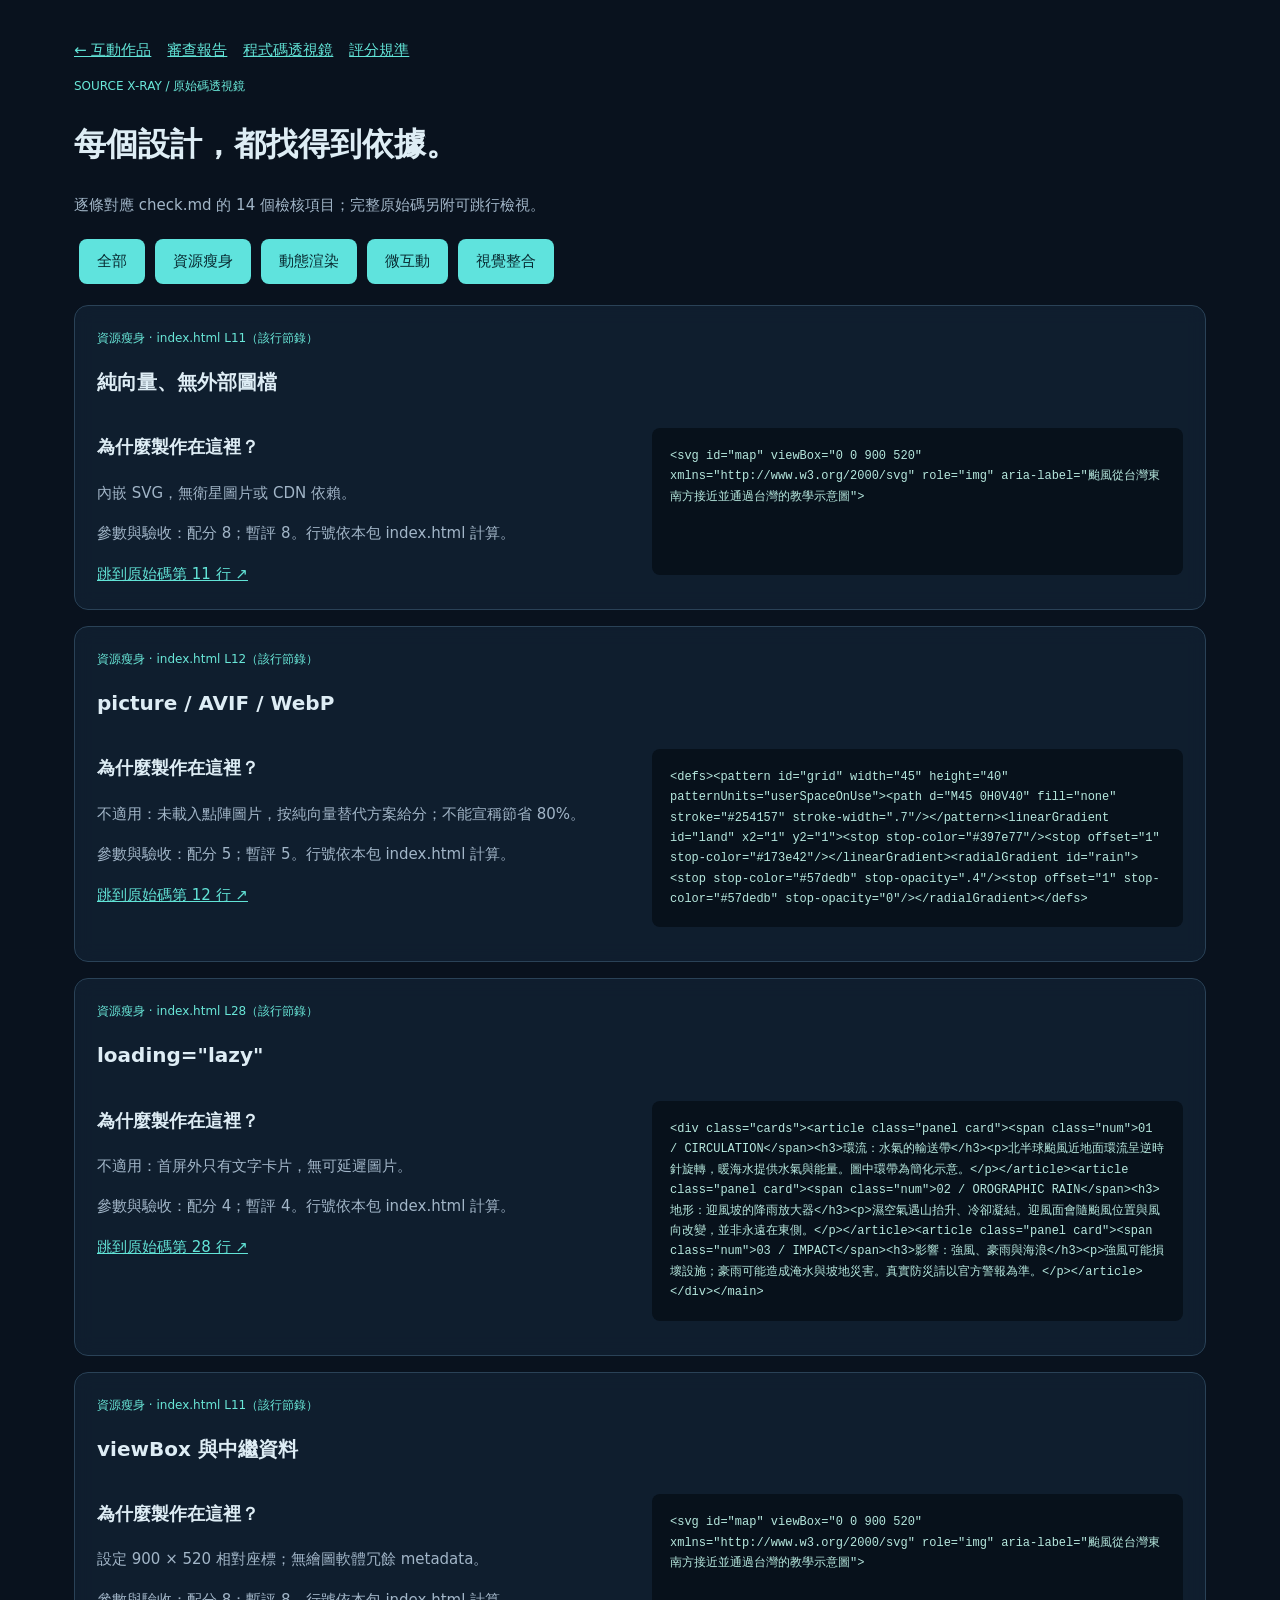
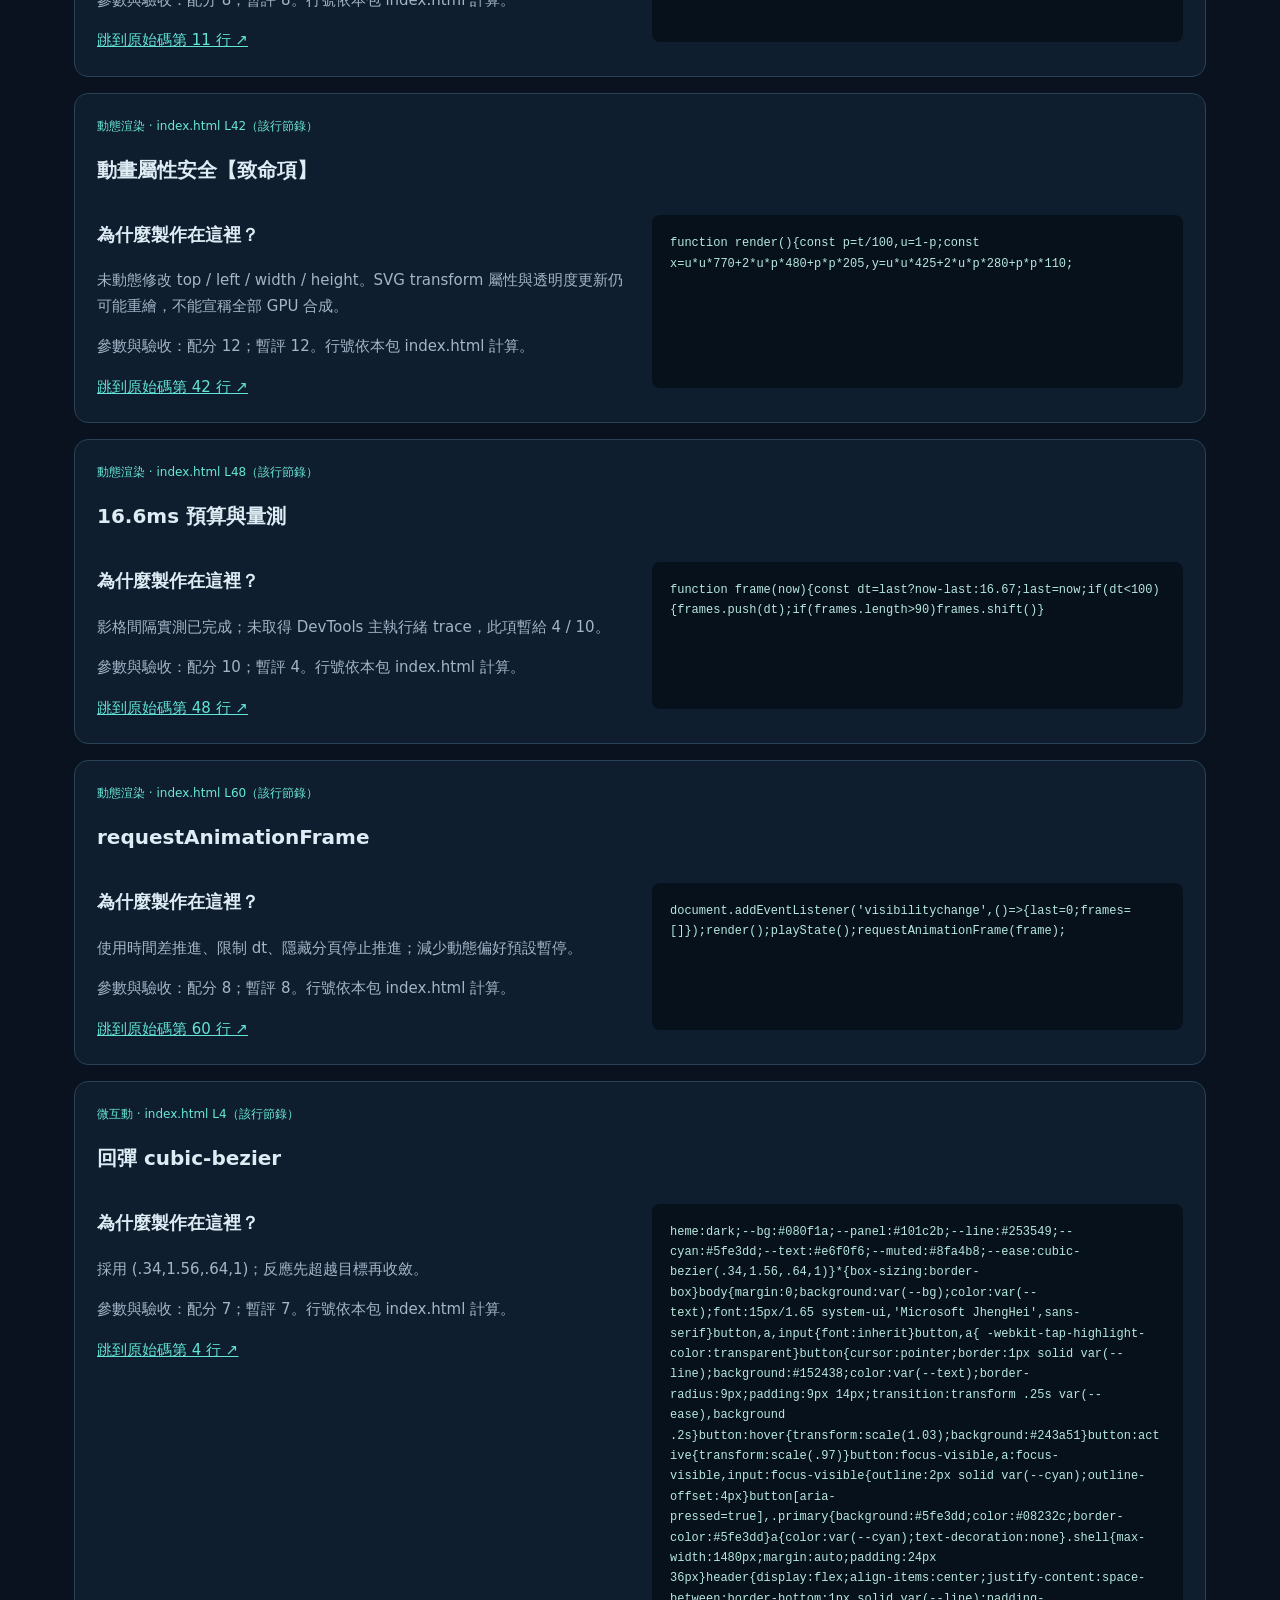
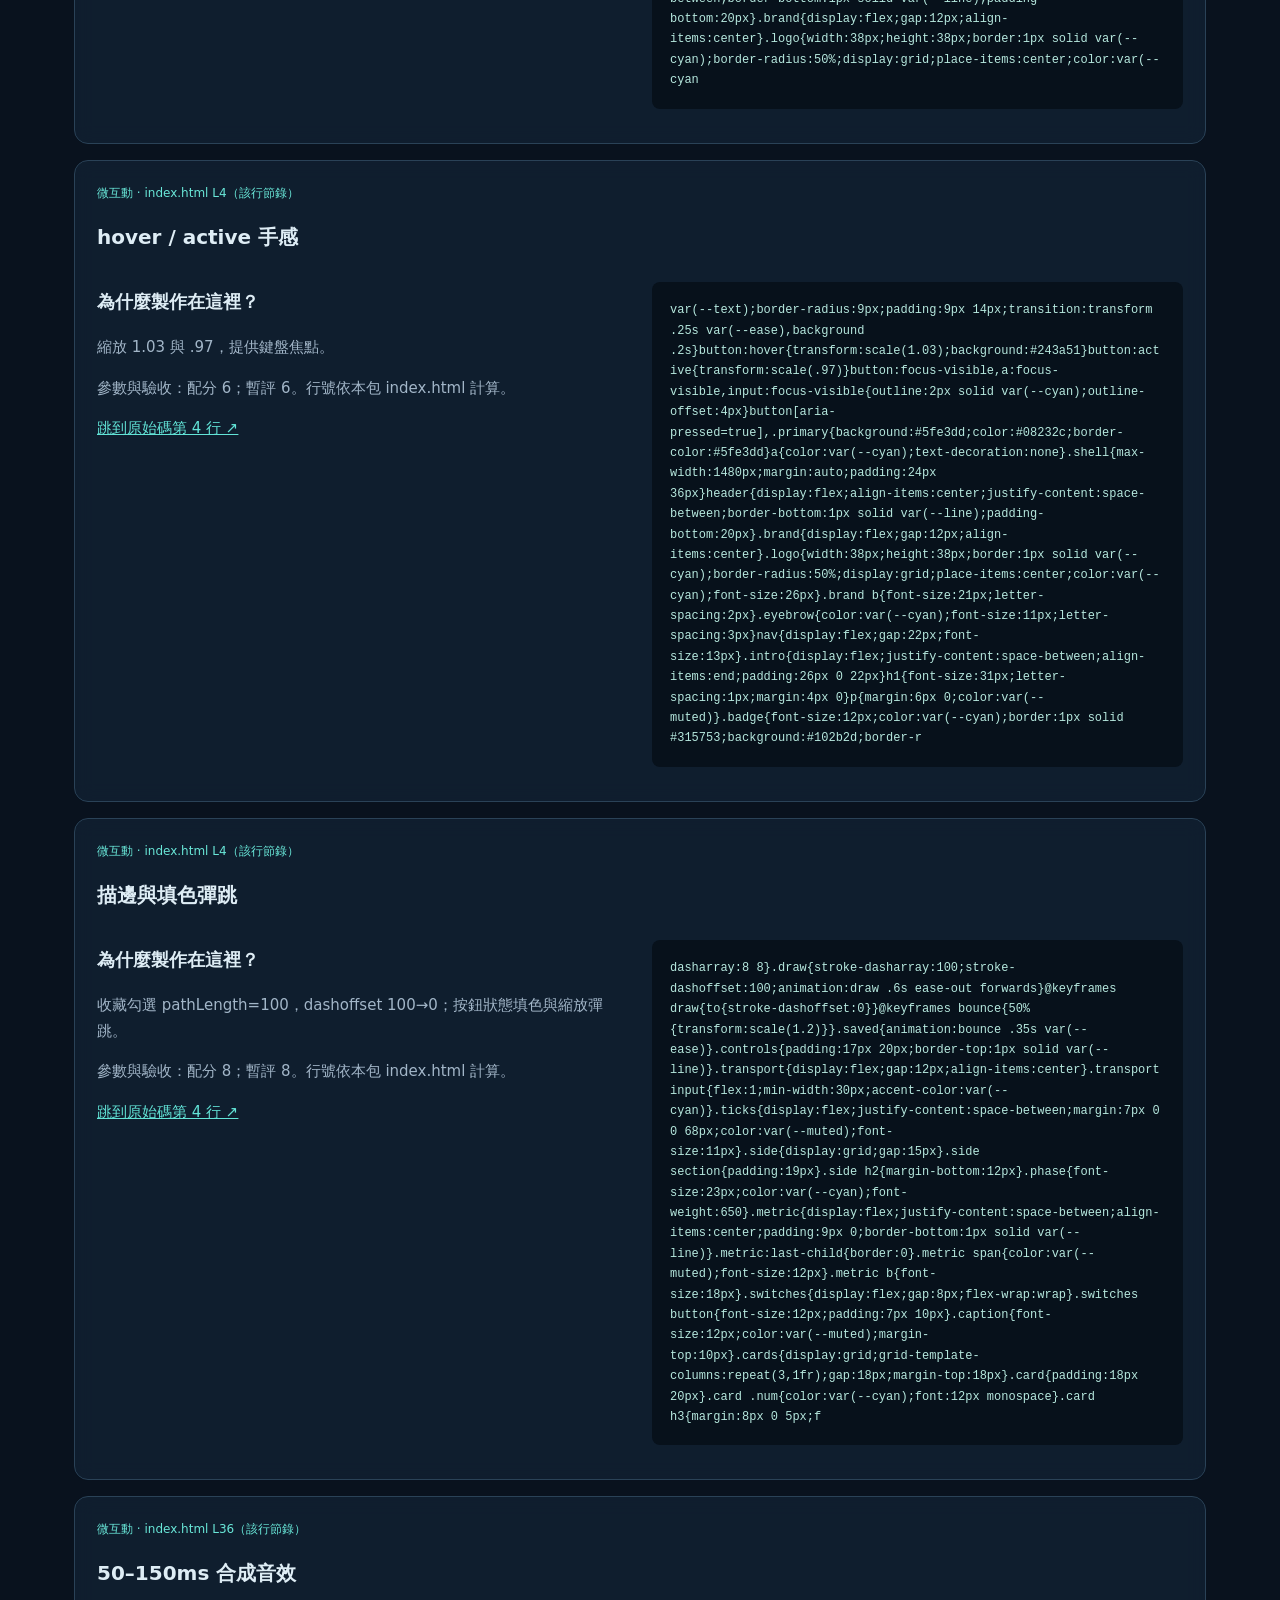
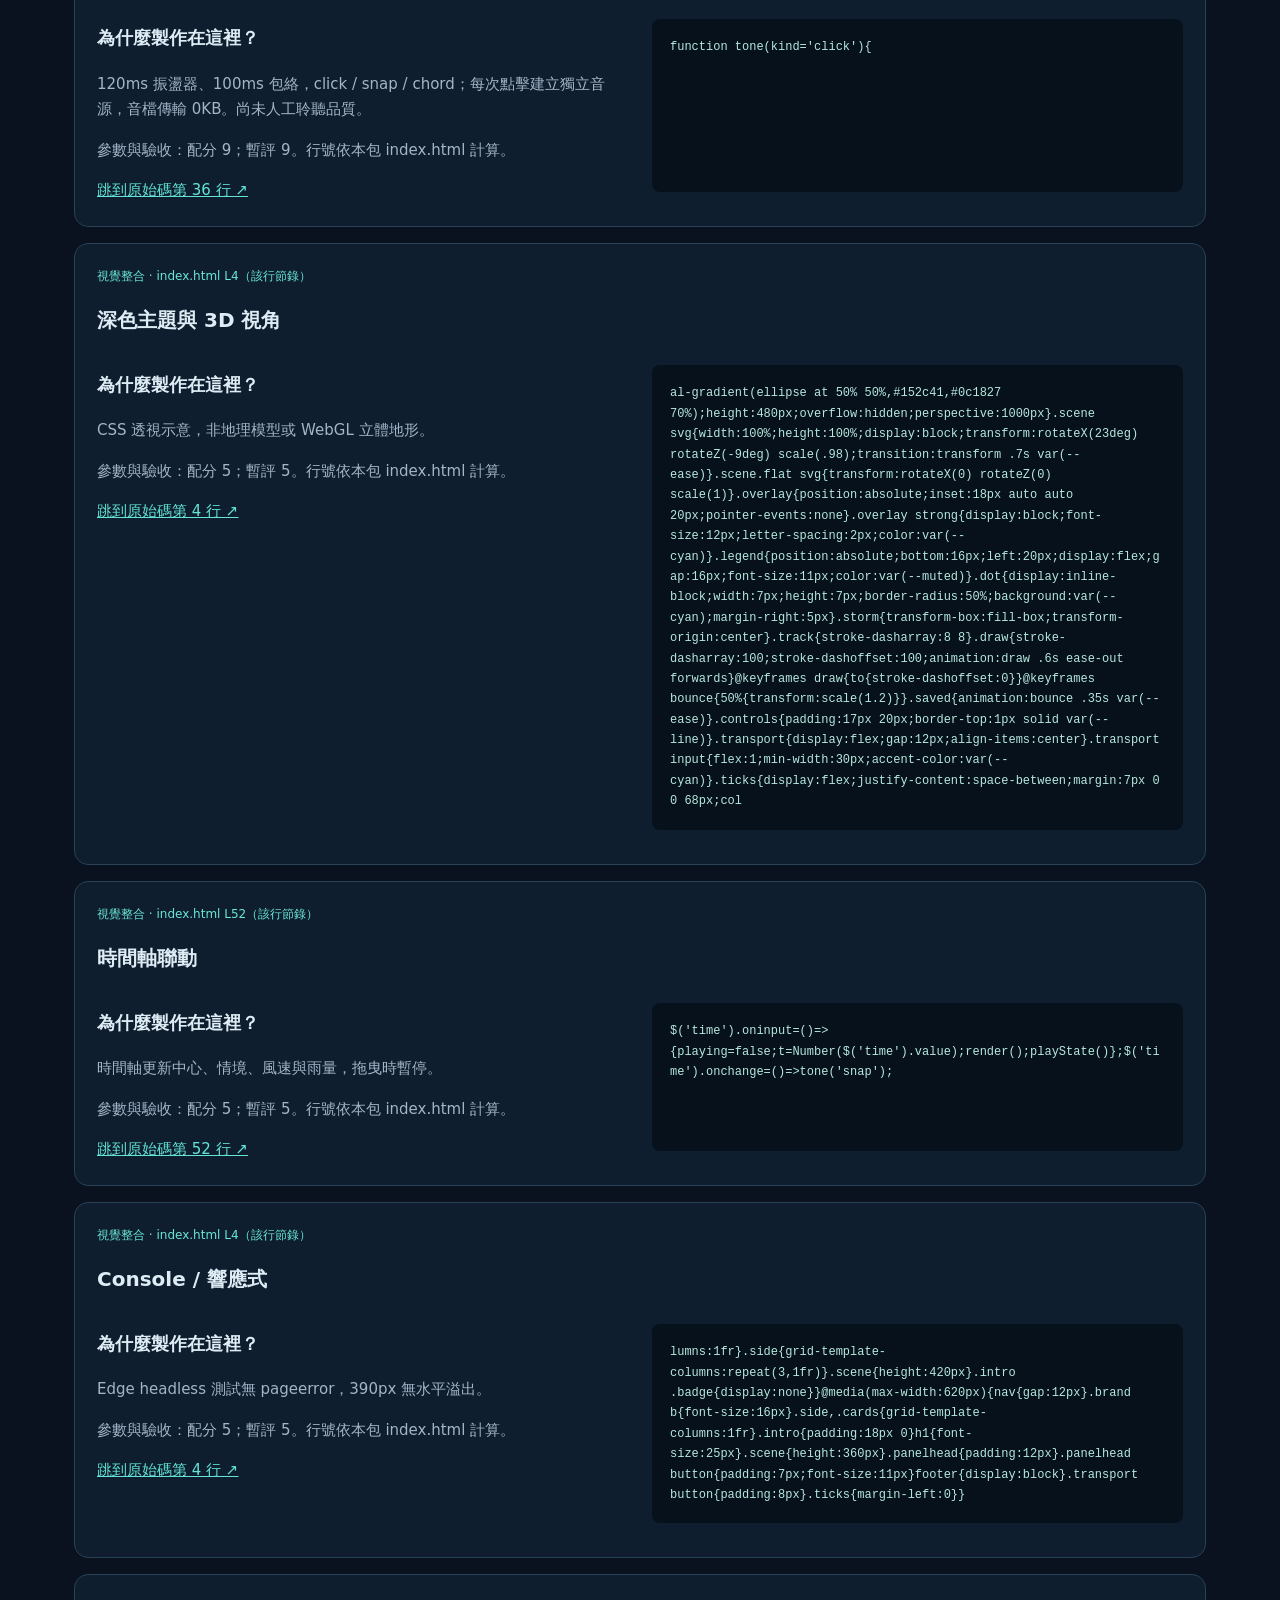
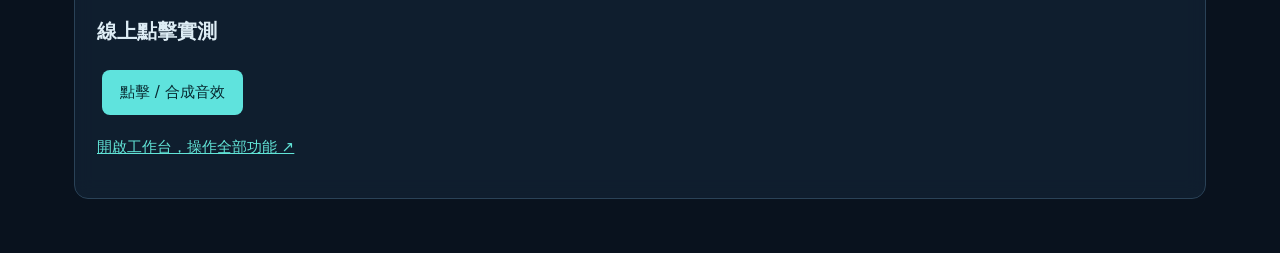
<file: pointout.html>
<!doctype html><html lang="zh-Hant"><meta charset="utf-8"><meta name="viewport" content="width=device-width,initial-scale=1"><title>風嶼｜原始碼透視鏡</title><link rel="stylesheet" href="report.css"><main><nav><a href="index.html">← 互動作品</a><a href="review.html">審查報告</a><a href="pointout.html">程式碼透視鏡</a><a href="check.md">評分規準</a></nav><p class="tag">SOURCE X-RAY / 原始碼透視鏡</p><h1>每個設計，都找得到依據。</h1><p>逐條對應 check.md 的 14 個檢核項目；完整原始碼另附可跳行檢視。</p><div><button onclick="filter('全部')">全部</button><button onclick="filter('資源瘦身')">資源瘦身</button><button onclick="filter('動態渲染')">動態渲染</button><button onclick="filter('微互動')">微互動</button><button onclick="filter('視覺整合')">視覺整合</button></div><article id="item0" data-cat="資源瘦身"><div class="tag">資源瘦身 · index.html L11（該行節錄）</div><h2>純向量、無外部圖檔</h2><div class="split"><div><h3>為什麼製作在這裡？</h3><p>內嵌 SVG，無衛星圖片或 CDN 依賴。</p><p>參數與驗收：配分 8；暫評 8。行號依本包 index.html 計算。</p><a href="source.html#L11">跳到原始碼第 11 行 ↗</a></div><pre><code class="language-html">&lt;svg id=&quot;map&quot; viewBox=&quot;0 0 900 520&quot; xmlns=&quot;http://www.w3.org/2000/svg&quot; role=&quot;img&quot; aria-label=&quot;颱風從台灣東南方接近並通過台灣的教學示意圖&quot;&gt;</code></pre></div></article><article id="item1" data-cat="資源瘦身"><div class="tag">資源瘦身 · index.html L12（該行節錄）</div><h2>picture / AVIF / WebP</h2><div class="split"><div><h3>為什麼製作在這裡？</h3><p>不適用：未載入點陣圖片，按純向量替代方案給分；不能宣稱節省 80%。</p><p>參數與驗收：配分 5；暫評 5。行號依本包 index.html 計算。</p><a href="source.html#L12">跳到原始碼第 12 行 ↗</a></div><pre><code class="language-html">&lt;defs&gt;&lt;pattern id=&quot;grid&quot; width=&quot;45&quot; height=&quot;40&quot; patternUnits=&quot;userSpaceOnUse&quot;&gt;&lt;path d=&quot;M45 0H0V40&quot; fill=&quot;none&quot; stroke=&quot;#254157&quot; stroke-width=&quot;.7&quot;/&gt;&lt;/pattern&gt;&lt;linearGradient id=&quot;land&quot; x2=&quot;1&quot; y2=&quot;1&quot;&gt;&lt;stop stop-color=&quot;#397e77&quot;/&gt;&lt;stop offset=&quot;1&quot; stop-color=&quot;#173e42&quot;/&gt;&lt;/linearGradient&gt;&lt;radialGradient id=&quot;rain&quot;&gt;&lt;stop stop-color=&quot;#57dedb&quot; stop-opacity=&quot;.4&quot;/&gt;&lt;stop offset=&quot;1&quot; stop-color=&quot;#57dedb&quot; stop-opacity=&quot;0&quot;/&gt;&lt;/radialGradient&gt;&lt;/defs&gt;</code></pre></div></article><article id="item2" data-cat="資源瘦身"><div class="tag">資源瘦身 · index.html L28（該行節錄）</div><h2>loading="lazy"</h2><div class="split"><div><h3>為什麼製作在這裡？</h3><p>不適用：首屏外只有文字卡片，無可延遲圖片。</p><p>參數與驗收：配分 4；暫評 4。行號依本包 index.html 計算。</p><a href="source.html#L28">跳到原始碼第 28 行 ↗</a></div><pre><code class="language-html">&lt;div class=&quot;cards&quot;&gt;&lt;article class=&quot;panel card&quot;&gt;&lt;span class=&quot;num&quot;&gt;01 / CIRCULATION&lt;/span&gt;&lt;h3&gt;環流：水氣的輸送帶&lt;/h3&gt;&lt;p&gt;北半球颱風近地面環流呈逆時針旋轉，暖海水提供水氣與能量。圖中環帶為簡化示意。&lt;/p&gt;&lt;/article&gt;&lt;article class=&quot;panel card&quot;&gt;&lt;span class=&quot;num&quot;&gt;02 / OROGRAPHIC RAIN&lt;/span&gt;&lt;h3&gt;地形：迎風坡的降雨放大器&lt;/h3&gt;&lt;p&gt;濕空氣遇山抬升、冷卻凝結。迎風面會隨颱風位置與風向改變，並非永遠在東側。&lt;/p&gt;&lt;/article&gt;&lt;article class=&quot;panel card&quot;&gt;&lt;span class=&quot;num&quot;&gt;03 / IMPACT&lt;/span&gt;&lt;h3&gt;影響：強風、豪雨與海浪&lt;/h3&gt;&lt;p&gt;強風可能損壞設施；豪雨可能造成淹水與坡地災害。真實防災請以官方警報為準。&lt;/p&gt;&lt;/article&gt;&lt;/div&gt;&lt;/main&gt;</code></pre></div></article><article id="item3" data-cat="資源瘦身"><div class="tag">資源瘦身 · index.html L11（該行節錄）</div><h2>viewBox 與中繼資料</h2><div class="split"><div><h3>為什麼製作在這裡？</h3><p>設定 900 × 520 相對座標；無繪圖軟體冗餘 metadata。</p><p>參數與驗收：配分 8；暫評 8。行號依本包 index.html 計算。</p><a href="source.html#L11">跳到原始碼第 11 行 ↗</a></div><pre><code class="language-html">&lt;svg id=&quot;map&quot; viewBox=&quot;0 0 900 520&quot; xmlns=&quot;http://www.w3.org/2000/svg&quot; role=&quot;img&quot; aria-label=&quot;颱風從台灣東南方接近並通過台灣的教學示意圖&quot;&gt;</code></pre></div></article><article id="item4" data-cat="動態渲染"><div class="tag">動態渲染 · index.html L42（該行節錄）</div><h2>動畫屬性安全【致命項】</h2><div class="split"><div><h3>為什麼製作在這裡？</h3><p>未動態修改 top / left / width / height。SVG transform 屬性與透明度更新仍可能重繪，不能宣稱全部 GPU 合成。</p><p>參數與驗收：配分 12；暫評 12。行號依本包 index.html 計算。</p><a href="source.html#L42">跳到原始碼第 42 行 ↗</a></div><pre><code class="language-html">function render(){const p=t/100,u=1-p;const x=u*u*770+2*u*p*480+p*p*205,y=u*u*425+2*u*p*280+p*p*110;</code></pre></div></article><article id="item5" data-cat="動態渲染"><div class="tag">動態渲染 · index.html L48（該行節錄）</div><h2>16.6ms 預算與量測</h2><div class="split"><div><h3>為什麼製作在這裡？</h3><p>影格間隔實測已完成；未取得 DevTools 主執行緒 trace，此項暫給 4 / 10。</p><p>參數與驗收：配分 10；暫評 4。行號依本包 index.html 計算。</p><a href="source.html#L48">跳到原始碼第 48 行 ↗</a></div><pre><code class="language-html">function frame(now){const dt=last?now-last:16.67;last=now;if(dt&lt;100){frames.push(dt);if(frames.length&gt;90)frames.shift()}</code></pre></div></article><article id="item6" data-cat="動態渲染"><div class="tag">動態渲染 · index.html L60（該行節錄）</div><h2>requestAnimationFrame</h2><div class="split"><div><h3>為什麼製作在這裡？</h3><p>使用時間差推進、限制 dt、隱藏分頁停止推進；減少動態偏好預設暫停。</p><p>參數與驗收：配分 8；暫評 8。行號依本包 index.html 計算。</p><a href="source.html#L60">跳到原始碼第 60 行 ↗</a></div><pre><code class="language-html">document.addEventListener(&#x27;visibilitychange&#x27;,()=&gt;{last=0;frames=[]});render();playState();requestAnimationFrame(frame);</code></pre></div></article><article id="item7" data-cat="微互動"><div class="tag">微互動 · index.html L4（該行節錄）</div><h2>回彈 cubic-bezier</h2><div class="split"><div><h3>為什麼製作在這裡？</h3><p>採用 (.34,1.56,.64,1)；反應先超越目標再收斂。</p><p>參數與驗收：配分 7；暫評 7。行號依本包 index.html 計算。</p><a href="source.html#L4">跳到原始碼第 4 行 ↗</a></div><pre><code class="language-html">heme:dark;--bg:#080f1a;--panel:#101c2b;--line:#253549;--cyan:#5fe3dd;--text:#e6f0f6;--muted:#8fa4b8;--ease:cubic-bezier(.34,1.56,.64,1)}*{box-sizing:border-box}body{margin:0;background:var(--bg);color:var(--text);font:15px/1.65 system-ui,&#x27;Microsoft JhengHei&#x27;,sans-serif}button,a,input{font:inherit}button,a{ -webkit-tap-highlight-color:transparent}button{cursor:pointer;border:1px solid var(--line);background:#152438;color:var(--text);border-radius:9px;padding:9px 14px;transition:transform .25s var(--ease),background .2s}button:hover{transform:scale(1.03);background:#243a51}button:active{transform:scale(.97)}button:focus-visible,a:focus-visible,input:focus-visible{outline:2px solid var(--cyan);outline-offset:4px}button[aria-pressed=true],.primary{background:#5fe3dd;color:#08232c;border-color:#5fe3dd}a{color:var(--cyan);text-decoration:none}.shell{max-width:1480px;margin:auto;padding:24px 36px}header{display:flex;align-items:center;justify-content:space-between;border-bottom:1px solid var(--line);padding-bottom:20px}.brand{display:flex;gap:12px;align-items:center}.logo{width:38px;height:38px;border:1px solid var(--cyan);border-radius:50%;display:grid;place-items:center;color:var(--cyan</code></pre></div></article><article id="item8" data-cat="微互動"><div class="tag">微互動 · index.html L4（該行節錄）</div><h2>hover / active 手感</h2><div class="split"><div><h3>為什麼製作在這裡？</h3><p>縮放 1.03 與 .97，提供鍵盤焦點。</p><p>參數與驗收：配分 6；暫評 6。行號依本包 index.html 計算。</p><a href="source.html#L4">跳到原始碼第 4 行 ↗</a></div><pre><code class="language-html">var(--text);border-radius:9px;padding:9px 14px;transition:transform .25s var(--ease),background .2s}button:hover{transform:scale(1.03);background:#243a51}button:active{transform:scale(.97)}button:focus-visible,a:focus-visible,input:focus-visible{outline:2px solid var(--cyan);outline-offset:4px}button[aria-pressed=true],.primary{background:#5fe3dd;color:#08232c;border-color:#5fe3dd}a{color:var(--cyan);text-decoration:none}.shell{max-width:1480px;margin:auto;padding:24px 36px}header{display:flex;align-items:center;justify-content:space-between;border-bottom:1px solid var(--line);padding-bottom:20px}.brand{display:flex;gap:12px;align-items:center}.logo{width:38px;height:38px;border:1px solid var(--cyan);border-radius:50%;display:grid;place-items:center;color:var(--cyan);font-size:26px}.brand b{font-size:21px;letter-spacing:2px}.eyebrow{color:var(--cyan);font-size:11px;letter-spacing:3px}nav{display:flex;gap:22px;font-size:13px}.intro{display:flex;justify-content:space-between;align-items:end;padding:26px 0 22px}h1{font-size:31px;letter-spacing:1px;margin:4px 0}p{margin:6px 0;color:var(--muted)}.badge{font-size:12px;color:var(--cyan);border:1px solid #315753;background:#102b2d;border-r</code></pre></div></article><article id="item9" data-cat="微互動"><div class="tag">微互動 · index.html L4（該行節錄）</div><h2>描邊與填色彈跳</h2><div class="split"><div><h3>為什麼製作在這裡？</h3><p>收藏勾選 pathLength=100，dashoffset 100→0；按鈕狀態填色與縮放彈跳。</p><p>參數與驗收：配分 8；暫評 8。行號依本包 index.html 計算。</p><a href="source.html#L4">跳到原始碼第 4 行 ↗</a></div><pre><code class="language-html">dasharray:8 8}.draw{stroke-dasharray:100;stroke-dashoffset:100;animation:draw .6s ease-out forwards}@keyframes draw{to{stroke-dashoffset:0}}@keyframes bounce{50%{transform:scale(1.2)}}.saved{animation:bounce .35s var(--ease)}.controls{padding:17px 20px;border-top:1px solid var(--line)}.transport{display:flex;gap:12px;align-items:center}.transport input{flex:1;min-width:30px;accent-color:var(--cyan)}.ticks{display:flex;justify-content:space-between;margin:7px 0 0 68px;color:var(--muted);font-size:11px}.side{display:grid;gap:15px}.side section{padding:19px}.side h2{margin-bottom:12px}.phase{font-size:23px;color:var(--cyan);font-weight:650}.metric{display:flex;justify-content:space-between;align-items:center;padding:9px 0;border-bottom:1px solid var(--line)}.metric:last-child{border:0}.metric span{color:var(--muted);font-size:12px}.metric b{font-size:18px}.switches{display:flex;gap:8px;flex-wrap:wrap}.switches button{font-size:12px;padding:7px 10px}.caption{font-size:12px;color:var(--muted);margin-top:10px}.cards{display:grid;grid-template-columns:repeat(3,1fr);gap:18px;margin-top:18px}.card{padding:18px 20px}.card .num{color:var(--cyan);font:12px monospace}.card h3{margin:8px 0 5px;f</code></pre></div></article><article id="item10" data-cat="微互動"><div class="tag">微互動 · index.html L36（該行節錄）</div><h2>50–150ms 合成音效</h2><div class="split"><div><h3>為什麼製作在這裡？</h3><p>120ms 振盪器、100ms 包絡，click / snap / chord；每次點擊建立獨立音源，音檔傳輸 0KB。尚未人工聆聽品質。</p><p>參數與驗收：配分 9；暫評 9。行號依本包 index.html 計算。</p><a href="source.html#L36">跳到原始碼第 36 行 ↗</a></div><pre><code class="language-html">function tone(kind=&#x27;click&#x27;){</code></pre></div></article><article id="item11" data-cat="視覺整合"><div class="tag">視覺整合 · index.html L4（該行節錄）</div><h2>深色主題與 3D 視角</h2><div class="split"><div><h3>為什麼製作在這裡？</h3><p>CSS 透視示意，非地理模型或 WebGL 立體地形。</p><p>參數與驗收：配分 5；暫評 5。行號依本包 index.html 計算。</p><a href="source.html#L4">跳到原始碼第 4 行 ↗</a></div><pre><code class="language-html">al-gradient(ellipse at 50% 50%,#152c41,#0c1827 70%);height:480px;overflow:hidden;perspective:1000px}.scene svg{width:100%;height:100%;display:block;transform:rotateX(23deg) rotateZ(-9deg) scale(.98);transition:transform .7s var(--ease)}.scene.flat svg{transform:rotateX(0) rotateZ(0) scale(1)}.overlay{position:absolute;inset:18px auto auto 20px;pointer-events:none}.overlay strong{display:block;font-size:12px;letter-spacing:2px;color:var(--cyan)}.legend{position:absolute;bottom:16px;left:20px;display:flex;gap:16px;font-size:11px;color:var(--muted)}.dot{display:inline-block;width:7px;height:7px;border-radius:50%;background:var(--cyan);margin-right:5px}.storm{transform-box:fill-box;transform-origin:center}.track{stroke-dasharray:8 8}.draw{stroke-dasharray:100;stroke-dashoffset:100;animation:draw .6s ease-out forwards}@keyframes draw{to{stroke-dashoffset:0}}@keyframes bounce{50%{transform:scale(1.2)}}.saved{animation:bounce .35s var(--ease)}.controls{padding:17px 20px;border-top:1px solid var(--line)}.transport{display:flex;gap:12px;align-items:center}.transport input{flex:1;min-width:30px;accent-color:var(--cyan)}.ticks{display:flex;justify-content:space-between;margin:7px 0 0 68px;col</code></pre></div></article><article id="item12" data-cat="視覺整合"><div class="tag">視覺整合 · index.html L52（該行節錄）</div><h2>時間軸聯動</h2><div class="split"><div><h3>為什麼製作在這裡？</h3><p>時間軸更新中心、情境、風速與雨量，拖曳時暫停。</p><p>參數與驗收：配分 5；暫評 5。行號依本包 index.html 計算。</p><a href="source.html#L52">跳到原始碼第 52 行 ↗</a></div><pre><code class="language-html">$(&#x27;time&#x27;).oninput=()=&gt;{playing=false;t=Number($(&#x27;time&#x27;).value);render();playState()};$(&#x27;time&#x27;).onchange=()=&gt;tone(&#x27;snap&#x27;);</code></pre></div></article><article id="item13" data-cat="視覺整合"><div class="tag">視覺整合 · index.html L4（該行節錄）</div><h2>Console / 響應式</h2><div class="split"><div><h3>為什麼製作在這裡？</h3><p>Edge headless 測試無 pageerror，390px 無水平溢出。</p><p>參數與驗收：配分 5；暫評 5。行號依本包 index.html 計算。</p><a href="source.html#L4">跳到原始碼第 4 行 ↗</a></div><pre><code class="language-html">lumns:1fr}.side{grid-template-columns:repeat(3,1fr)}.scene{height:420px}.intro .badge{display:none}}@media(max-width:620px){nav{gap:12px}.brand b{font-size:16px}.side,.cards{grid-template-columns:1fr}.intro{padding:18px 0}h1{font-size:25px}.scene{height:360px}.panelhead{padding:12px}.panelhead button{padding:7px;font-size:11px}footer{display:block}.transport button{padding:8px}.ticks{margin-left:0}}</code></pre></div></article><section class="card"><h2>線上點擊實測</h2><button onclick="testTone(620)">點擊 / 合成音效</button><span id="lab" role="status"></span><p><a href="index.html">開啟工作台，操作全部功能 ↗</a></p></section></main><script>let ctx;function testTone(f,chord=false){ctx??=new(window.AudioContext||window.webkitAudioContext)();ctx.resume();const t=ctx.currentTime;(chord?[523.25,659.25,783.99]:[f]).forEach(h=>{const o=ctx.createOscillator(),g=ctx.createGain();o.frequency.value=h;g.gain.setValueAtTime(.0001,t);g.gain.linearRampToValueAtTime(.025,t+.008);g.gain.exponentialRampToValueAtTime(.0001,t+.1);o.connect(g);g.connect(ctx.destination);o.start(t);o.stop(t+.12);o.onended=()=>{o.disconnect();g.disconnect()}});document.getElementById('lab').textContent=' 已觸發 120ms 合成音效'}</script><script>function filter(cat){document.querySelectorAll('article').forEach(e=>e.hidden=cat!=='全部'&&e.dataset.cat!==cat)}</script></html>
</file>
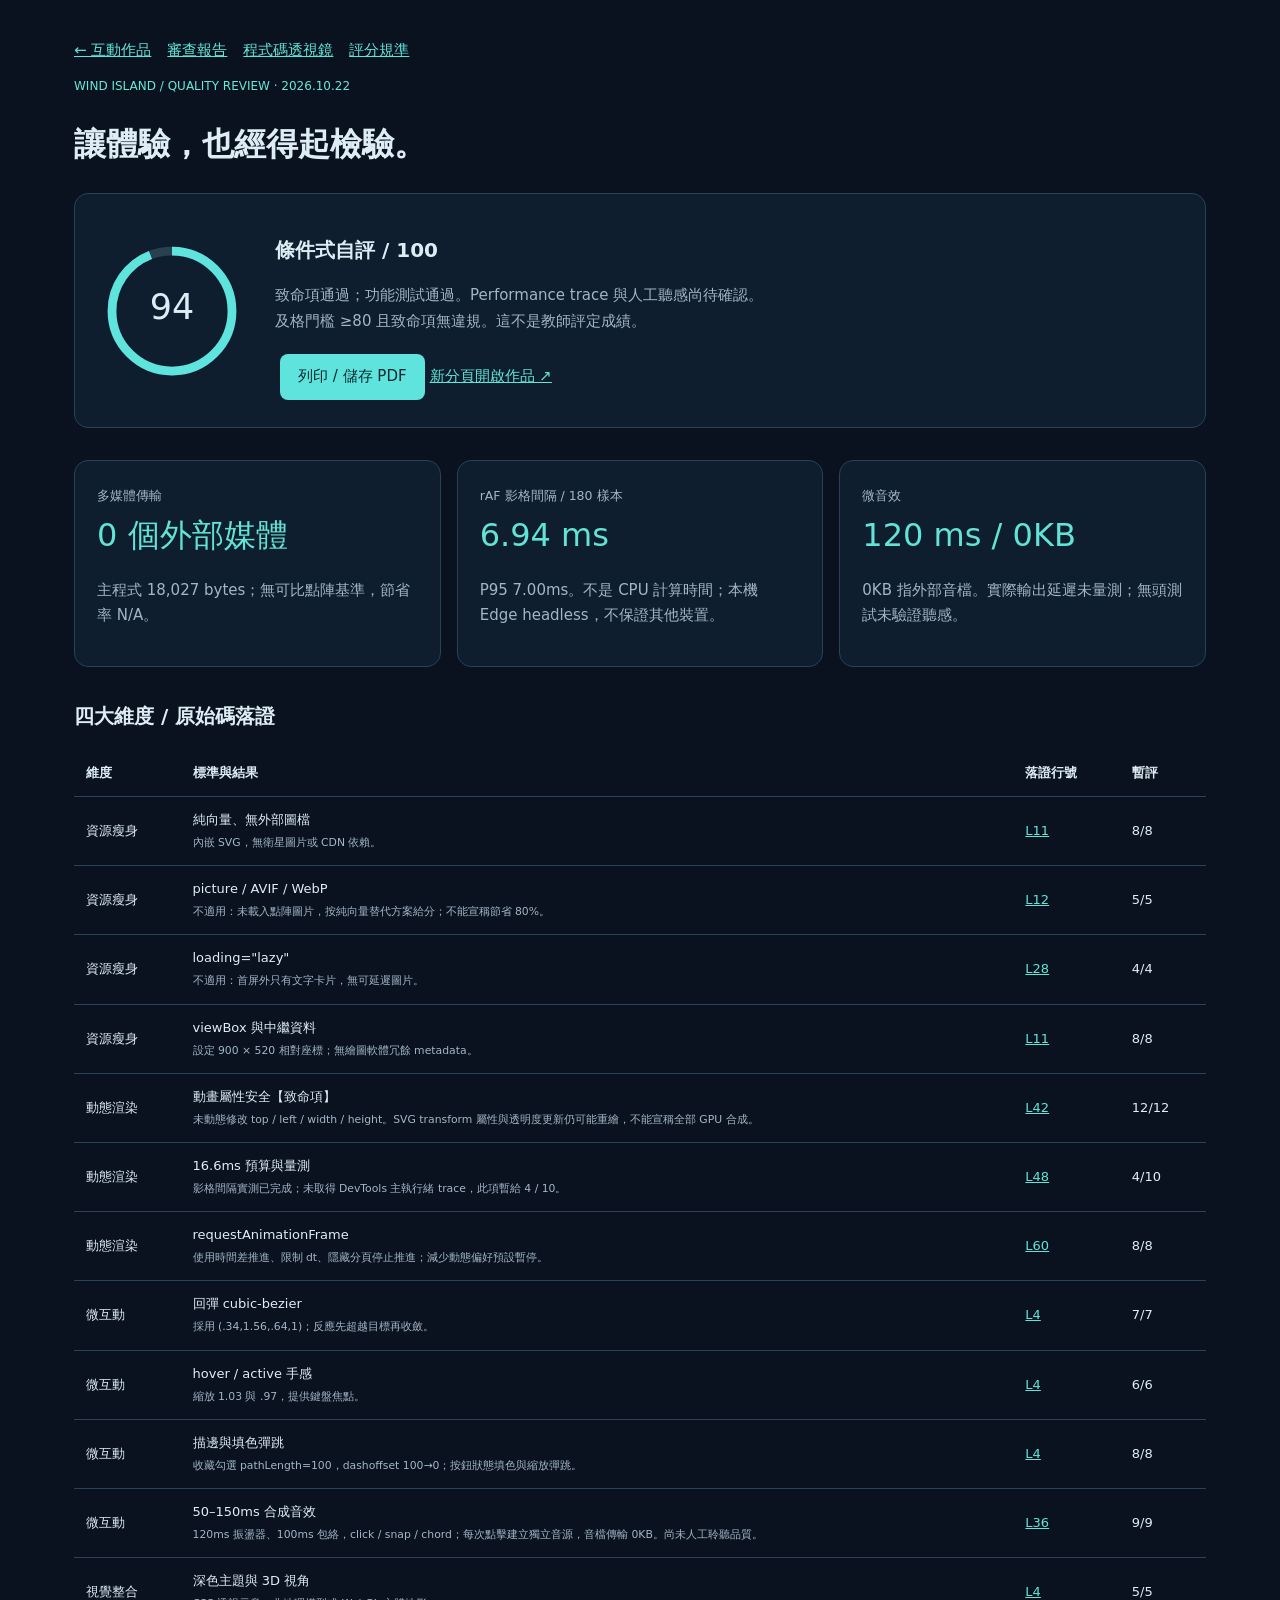
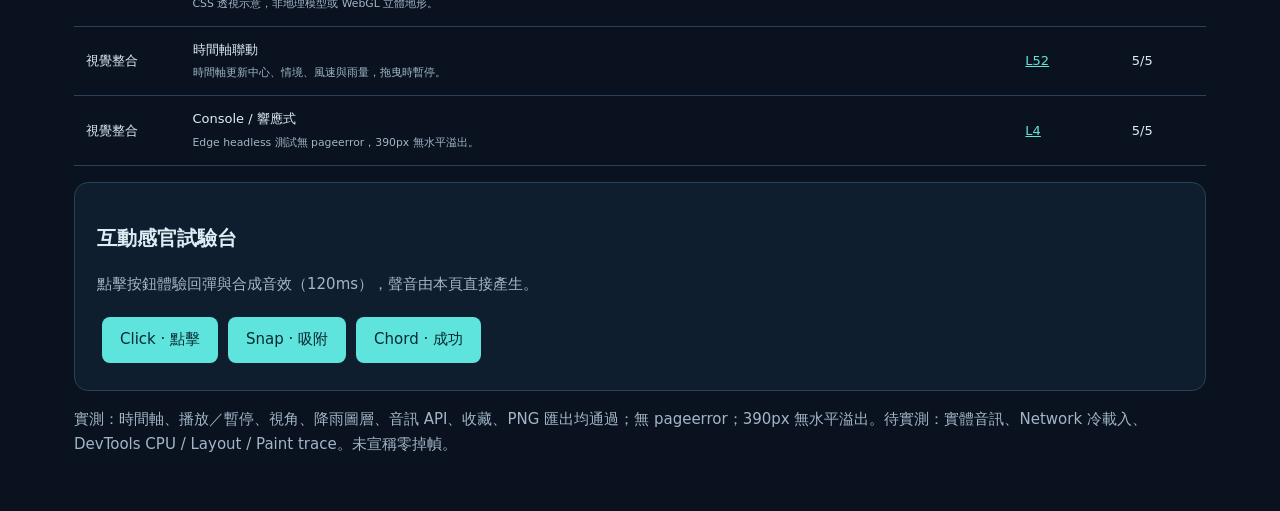
<file: review.html>
<!doctype html><html lang="zh-Hant"><meta charset="utf-8"><meta name="viewport" content="width=device-width,initial-scale=1"><title>風嶼｜品質審查</title><link rel="stylesheet" href="report.css"><main><nav><a href="index.html">← 互動作品</a><a href="review.html">審查報告</a><a href="pointout.html">程式碼透視鏡</a><a href="check.md">評分規準</a></nav><p class="tag">WIND ISLAND / QUALITY REVIEW · 2026.10.22</p><h1>讓體驗，也經得起檢驗。</h1><section class="card ring"><svg viewBox="0 0 120 120" role="img" aria-label="暫評 94 分"><circle cx="60" cy="60" r="48" fill="none" stroke="#294051" stroke-width="7"/><circle cx="60" cy="60" r="48" fill="none" stroke="#5fe3dd" stroke-width="7" stroke-dasharray="283.504 302" transform="rotate(-90 60 60)"/><text x="60" y="66" text-anchor="middle" fill="#deedf5" font-size="28">94</text></svg><div><h2>條件式自評 / 100</h2><p>致命項通過；功能測試通過。Performance trace 與人工聽感尚待確認。<br>及格門檻 ≥80 且致命項無違規。這不是教師評定成績。</p><button onclick="window.print()">列印 / 儲存 PDF</button><a href="index.html" target="_blank" rel="noopener">新分頁開啟作品 ↗</a></div></section><div class="grid"><div class="card"><small>多媒體傳輸</small><div class="big">0 個外部媒體</div><p>主程式 18,027 bytes；無可比點陣基準，節省率 N/A。</p></div><div class="card"><small>rAF 影格間隔 / 180 樣本</small><div class="big">6.94 ms</div><p>P95 7.00ms。不是 CPU 計算時間；本機 Edge headless，不保證其他裝置。</p></div><div class="card"><small>微音效</small><div class="big">120 ms / 0KB</div><p>0KB 指外部音檔。實際輸出延遲未量測；無頭測試未驗證聽感。</p></div></div><h2>四大維度 / 原始碼落證</h2><div style="overflow:auto"><table><thead><tr><th>維度</th><th>標準與結果</th><th>落證行號</th><th>暫評</th></tr></thead><tbody><tr><td>資源瘦身</td><td>純向量、無外部圖檔<br><small>內嵌 SVG，無衛星圖片或 CDN 依賴。</small></td><td><a href="pointout.html#item0">L11</a></td><td>8/8</td></tr><tr><td>資源瘦身</td><td>picture / AVIF / WebP<br><small>不適用：未載入點陣圖片，按純向量替代方案給分；不能宣稱節省 80%。</small></td><td><a href="pointout.html#item1">L12</a></td><td>5/5</td></tr><tr><td>資源瘦身</td><td>loading="lazy"<br><small>不適用：首屏外只有文字卡片，無可延遲圖片。</small></td><td><a href="pointout.html#item2">L28</a></td><td>4/4</td></tr><tr><td>資源瘦身</td><td>viewBox 與中繼資料<br><small>設定 900 × 520 相對座標；無繪圖軟體冗餘 metadata。</small></td><td><a href="pointout.html#item3">L11</a></td><td>8/8</td></tr><tr><td>動態渲染</td><td>動畫屬性安全【致命項】<br><small>未動態修改 top / left / width / height。SVG transform 屬性與透明度更新仍可能重繪，不能宣稱全部 GPU 合成。</small></td><td><a href="pointout.html#item4">L42</a></td><td>12/12</td></tr><tr><td>動態渲染</td><td>16.6ms 預算與量測<br><small>影格間隔實測已完成；未取得 DevTools 主執行緒 trace，此項暫給 4 / 10。</small></td><td><a href="pointout.html#item5">L48</a></td><td>4/10</td></tr><tr><td>動態渲染</td><td>requestAnimationFrame<br><small>使用時間差推進、限制 dt、隱藏分頁停止推進；減少動態偏好預設暫停。</small></td><td><a href="pointout.html#item6">L60</a></td><td>8/8</td></tr><tr><td>微互動</td><td>回彈 cubic-bezier<br><small>採用 (.34,1.56,.64,1)；反應先超越目標再收斂。</small></td><td><a href="pointout.html#item7">L4</a></td><td>7/7</td></tr><tr><td>微互動</td><td>hover / active 手感<br><small>縮放 1.03 與 .97，提供鍵盤焦點。</small></td><td><a href="pointout.html#item8">L4</a></td><td>6/6</td></tr><tr><td>微互動</td><td>描邊與填色彈跳<br><small>收藏勾選 pathLength=100，dashoffset 100→0；按鈕狀態填色與縮放彈跳。</small></td><td><a href="pointout.html#item9">L4</a></td><td>8/8</td></tr><tr><td>微互動</td><td>50–150ms 合成音效<br><small>120ms 振盪器、100ms 包絡，click / snap / chord；每次點擊建立獨立音源，音檔傳輸 0KB。尚未人工聆聽品質。</small></td><td><a href="pointout.html#item10">L36</a></td><td>9/9</td></tr><tr><td>視覺整合</td><td>深色主題與 3D 視角<br><small>CSS 透視示意，非地理模型或 WebGL 立體地形。</small></td><td><a href="pointout.html#item11">L4</a></td><td>5/5</td></tr><tr><td>視覺整合</td><td>時間軸聯動<br><small>時間軸更新中心、情境、風速與雨量，拖曳時暫停。</small></td><td><a href="pointout.html#item12">L52</a></td><td>5/5</td></tr><tr><td>視覺整合</td><td>Console / 響應式<br><small>Edge headless 測試無 pageerror，390px 無水平溢出。</small></td><td><a href="pointout.html#item13">L4</a></td><td>5/5</td></tr></tbody></table></div><section class="card"><h2>互動感官試驗台</h2><p>點擊按鈕體驗回彈與合成音效（120ms），聲音由本頁直接產生。</p><button onclick="testTone(620)">Click · 點擊</button><button onclick="testTone(880)">Snap · 吸附</button><button onclick="testTone(523,true)">Chord · 成功</button><span id="lab" role="status"></span></section><p>實測：時間軸、播放／暫停、視角、降雨圖層、音訊 API、收藏、PNG 匯出均通過；無 pageerror；390px 無水平溢出。待實測：實體音訊、Network 冷載入、DevTools CPU / Layout / Paint trace。未宣稱零掉幀。</p></main><script>let ctx;function testTone(f,chord=false){ctx??=new(window.AudioContext||window.webkitAudioContext)();ctx.resume();const t=ctx.currentTime;(chord?[523.25,659.25,783.99]:[f]).forEach(h=>{const o=ctx.createOscillator(),g=ctx.createGain();o.frequency.value=h;g.gain.setValueAtTime(.0001,t);g.gain.linearRampToValueAtTime(.025,t+.008);g.gain.exponentialRampToValueAtTime(.0001,t+.1);o.connect(g);g.connect(ctx.destination);o.start(t);o.stop(t+.12);o.onended=()=>{o.disconnect();g.disconnect()}});document.getElementById('lab').textContent=' 已觸發 120ms 合成音效'}</script></html>
</file>
<file: report.css>
*{box-sizing:border-box}body{margin:0;background:#09121e;color:#deedf5;font:15px/1.7 system-ui,"Microsoft JhengHei",sans-serif}main{max-width:1180px;margin:auto;padding:38px 24px}a{color:#62e4d7}h1{font-size:32px}h2{font-size:20px}p,small{color:#a2b6c8}.grid{display:grid;grid-template-columns:repeat(3,1fr);gap:16px}.card,article{padding:22px;background:#132335b8;border:1px solid #2a4257;border-radius:14px;margin:16px 0;backdrop-filter:blur(10px)}.big{font-size:32px;color:#61e3d6}button{cursor:pointer;background:#5fe3dd;border:0;border-radius:8px;padding:10px 18px;margin:5px;color:#082a31;font:inherit;transition:transform .25s cubic-bezier(.34,1.56,.64,1)}button:hover{transform:scale(1.03)}button:active{transform:scale(.97)}table{width:100%;border-collapse:collapse;font-size:13px}td,th{padding:12px;text-align:left;border-bottom:1px solid #2a4257}pre{white-space:pre-wrap;overflow-wrap:anywhere;font-size:12px;color:#b6e8de;background:#07111b;padding:18px;border-radius:8px}.split{display:grid;grid-template-columns:1fr 1fr;gap:24px}.tag{color:#69e7d8;font-size:12px}nav{display:flex;gap:16px;flex-wrap:wrap}.ring{display:flex;gap:28px;align-items:center}.ring svg{width:150px;flex-shrink:0}input{accent-color:#5fe3dd}@media(max-width:700px){.grid,.split{grid-template-columns:1fr}table{font-size:11px}td,th{padding:6px}.ring{display:block}}@media print{body{background:white;color:#111}main{padding:0}.card,article{background:white;border-color:#aaa;break-inside:avoid}p,small,.tag{color:#333}a{color:#14564a}button,nav{display:none}pre{color:#111;background:#eee}.big{color:#14564a}}
</file>
